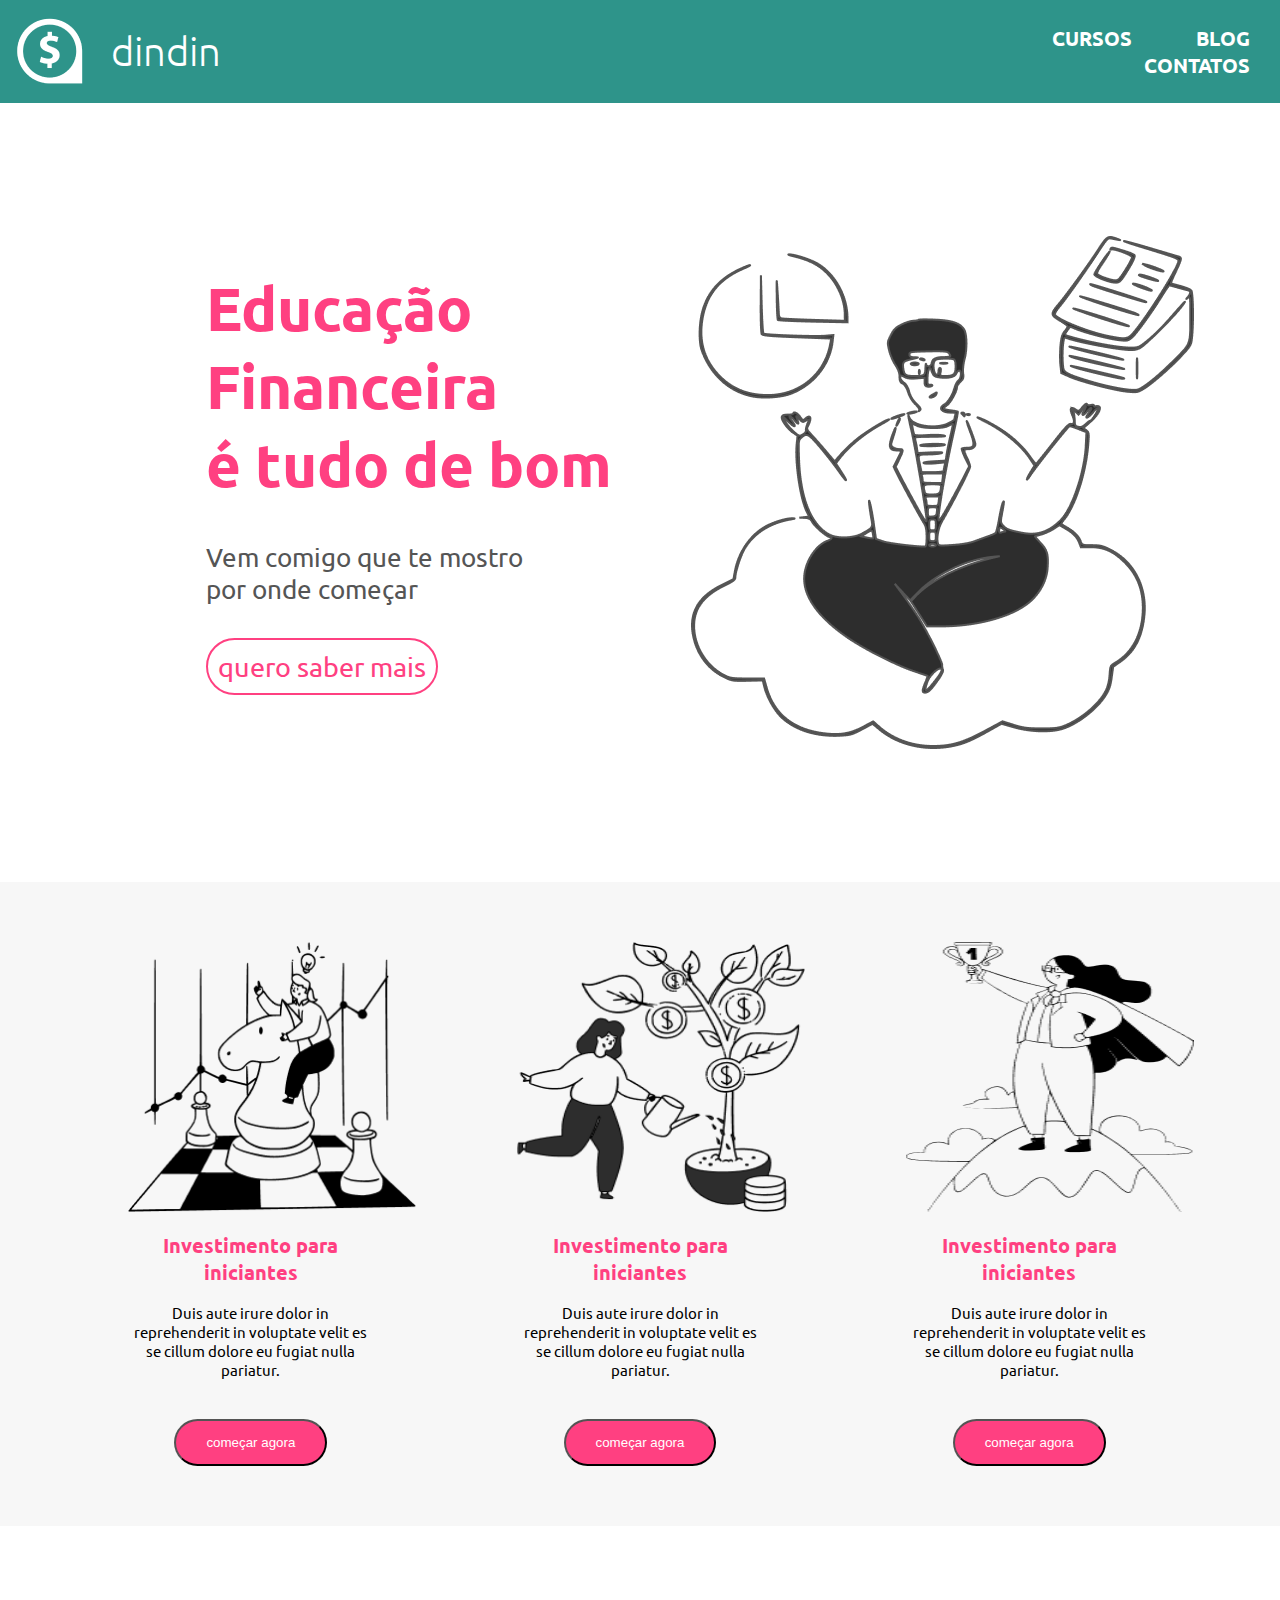
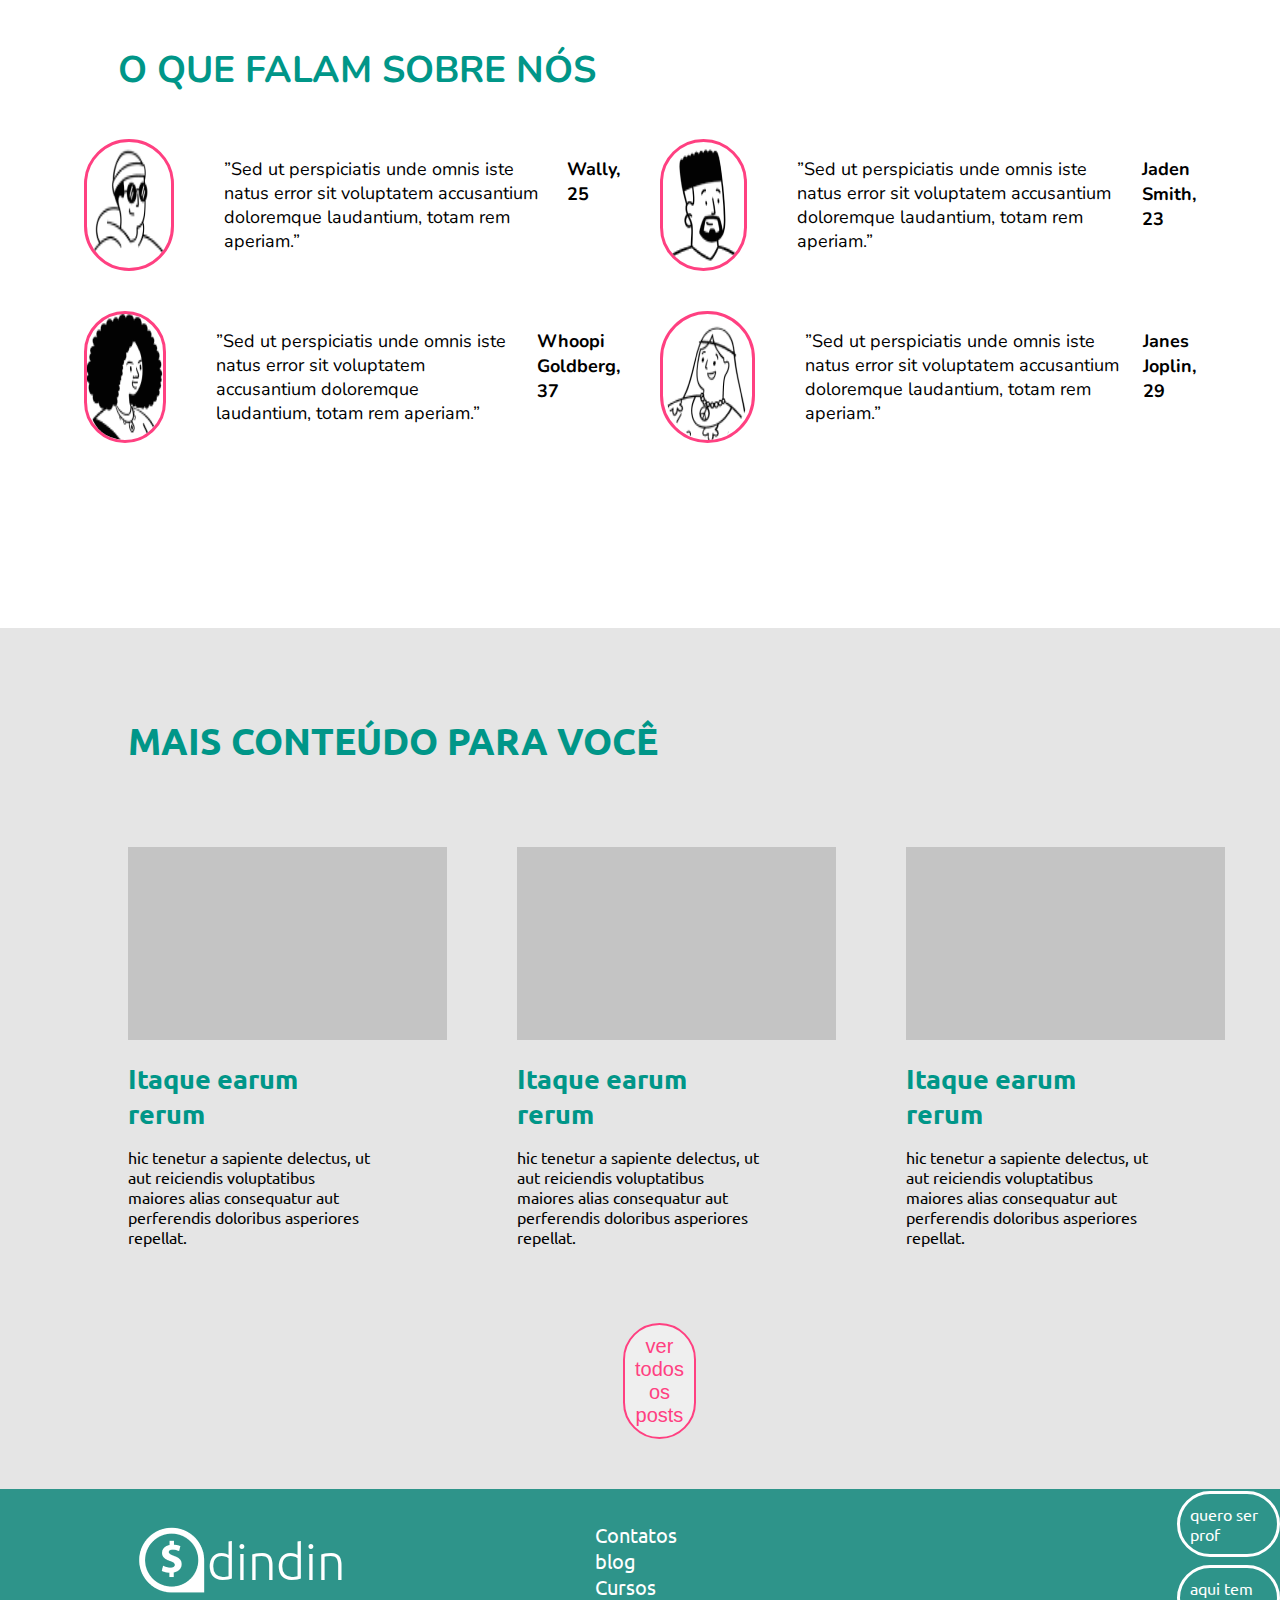
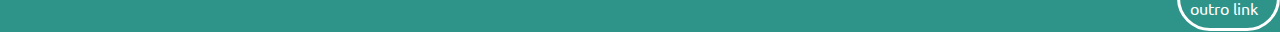
<file: index.html>
<!DOCTYPE html>
<html lang="pt-BR">
<head>
    <meta charset="UTF-8">
    <meta http-equiv="X-UA-Compatible" content="IE=edge">
    <meta name="viewport" content="width=device-width, initial-scale=1.0">
    <title>DinDin</title>
    <link rel="stylesheet" href="style_dindin.css" />
</head>
<body>
    <header>
        <div class="cabeçalho">
            <img class="logo" src="images_dindin/logo_dindin.png" alt="Logo do site DinDin" />
            <h1 class="titulo_site">dindin</h1>
            <nav>
                <ul class="menu">
                    <li class="menu-item">
                      <a class="menu-item-link" href="Cursos.html">Cursos</a>
                    </li>
                    <li class="menu-item">
                      <a class="menu-item-link" href="blog.html">Blog</a>
                    </li>
                    <li class="menu-item">
                      <a class="menu-item-link" href="Contatos.html">Contatos</a>
                    </li>
                  </ul>
            </nav>
        </div>
        
    </header>
    <main>
        <div class="wrapper">
            <section class="main_1">
                <div class="texto_main1">
                    <h1>Educação</br> Financeira </br>é tudo de bom</h1>
                    <p>Vem comigo que te mostro </br> por onde começar</p>
                    <buttom class="buttom_main1">quero saber mais</buttom>
                </div>
                <img class="imagem_main1" src="images_dindin/main_1.png" />
        </div>
            </section>
            <section class="main_2">
                <div class="wrapper">
                    <section class="card_position">
                        <div class="card">
                            <img class="img_size" src="images_dindin/main_2(2).png" />
                            <h2>Investimento para iniciantes</h2>
                            <p>Duis aute irure dolor in reprehenderit in voluptate velit es se cillum dolore eu fugiat nulla pariatur.</p>
                            <form method="get" action="curso_investimento.html">
                                <button class="buttom-investimento-post" type="submit">começar agora</button>
                              </form>
                        </div>
                        <div class="card">
                            <img  class="img_size" src="images_dindin/main_2(1).png" />
                            <h2>Investimento para iniciantes</h2>
                            <p>Duis aute irure dolor in reprehenderit in voluptate velit es se cillum dolore eu fugiat nulla pariatur.</p>
                            <form method="get" action="curso_investimento.html">
                                <button class="buttom-investimento-post" type="submit">começar agora</button>
                              </form>
                        </div>
                        <div class="card">
                            <img class="img_size" src="images_dindin/main_2(3).png" />
                            <h2>Investimento para iniciantes</h2>
                            <p>Duis aute irure dolor in reprehenderit in voluptate velit es se cillum dolore eu fugiat nulla pariatur.</p>
                            <form method="get" action="curso_investimento.html">
                                <button class="buttom-investimento-post" type="submit">começar agora</button>
                              </form>
                        </div>
                    </section>
                </div>
            </section>
        </div>
        <div class="wrapper">
            <h1 class="titulo_icons">O que falam sobre nós</h1>
            <section class="main_3">
            </br>   
                <div class="icons_main3">
                    <img class="icon_costomization" src="images_dindin/icon1.png" />
                    <p>”Sed ut perspiciatis unde omnis iste natus error sit voluptatem accusantium doloremque laudantium, totam rem aperiam.”</p>
                    <p class="pessoa_icon">Wally, 25</p>
                </div>
                <div class="icons_main3">
                    <img class="icon_costomization" src="images_dindin/icon2.png" />
                    <p>”Sed ut perspiciatis unde omnis iste natus error sit voluptatem accusantium doloremque laudantium, totam rem aperiam.”</p>
                    <p class="pessoa_icon">Jaden Smith, 23</p>
                
                </div>
                <div class="icons_main3">
                    <img class="icon_costomization"src="images_dindin/icon3.png" />
                    <p>”Sed ut perspiciatis unde omnis iste natus error sit voluptatem accusantium doloremque laudantium, totam rem aperiam.”</p>
                    <p class="pessoa_icon">Whoopi Goldberg, 37</p>
                </div>
                <div class="icons_main3">
                    <img  class="icon_costomization"src="images_dindin/icon4.png" />
                    <p>”Sed ut perspiciatis unde omnis iste natus error sit voluptatem accusantium doloremque laudantium, totam rem aperiam.”</p>
                    <p class="pessoa_icon">Janes Joplin, 29</p>
                </div>
            </section>
        </div>
    
        <section class="main_4">
            <div class="wrapper">
                <h1 class="titulo_main4">Mais conteúdo para você</h1>
                <section class="card_main4">
                    <div class="cards_4">
                        <img src="images_dindin/cinza_quadrado.png">
                        <h1>Itaque earum rerum</h1>
                        <p>hic tenetur a sapiente delectus, ut aut reiciendis voluptatibus maiores alias consequatur aut perferendis doloribus asperiores repellat.</p>
                    </div>
                    <div class="cards_4">
                        <img src="images_dindin/cinza_quadrado.png">
                        <h1>Itaque earum rerum</h1>
                        <p>hic tenetur a sapiente delectus, ut aut reiciendis voluptatibus maiores alias consequatur aut perferendis doloribus asperiores repellat.</p>
                    </div>
                    <div class="cards_4">
                        <img src="images_dindin/cinza_quadrado.png">
                        <h1>Itaque earum rerum</h1>
                        <p>hic tenetur a sapiente delectus, ut aut reiciendis voluptatibus maiores alias consequatur aut perferendis doloribus asperiores repellat.</p>
                    </div>
                    
                </section>
                <form class="buttom_position4" method="get" action="post.html">
                    <button class="buttom_main4" type="submit">ver todos os posts</button>
                  </form>
                
            </div> 
        </section>
        
    </main>
    <footer>
        <section id="footer">
                <img class="logo-footer" src="images_dindin/logo_dindin.png" />
                <h2>dindin</h2>
            
                <nav class="link-footer-nav">
                    <ul class="links-footer">
                        <li class="links-itens">
                            <a class="links-itens-custom" href="Contatos.html">Contatos</a>
                        </li>
                    </ul>
                    <ul class="links-footer">
                        <li class="links-itens">
                            <a class="links-itens-custom" href="blog.html">blog</a>
                        </li>
                    </ul>
                    <ul class="links-footer">
                        <li class="links-itens">
                            <a class="links-itens-custom" href="Cursos.html">Cursos</a>
                        </li>
                    </ul>
                </nav>
            <div class="buttom-footer-custom">
                <buttom class="buttom-footer">quero ser prof</buttom>
                <buttom class="buttom-footer">aqui tem outro link</buttom>
            </div>
        </section>
    </footer>
</body>
</html>
</file>
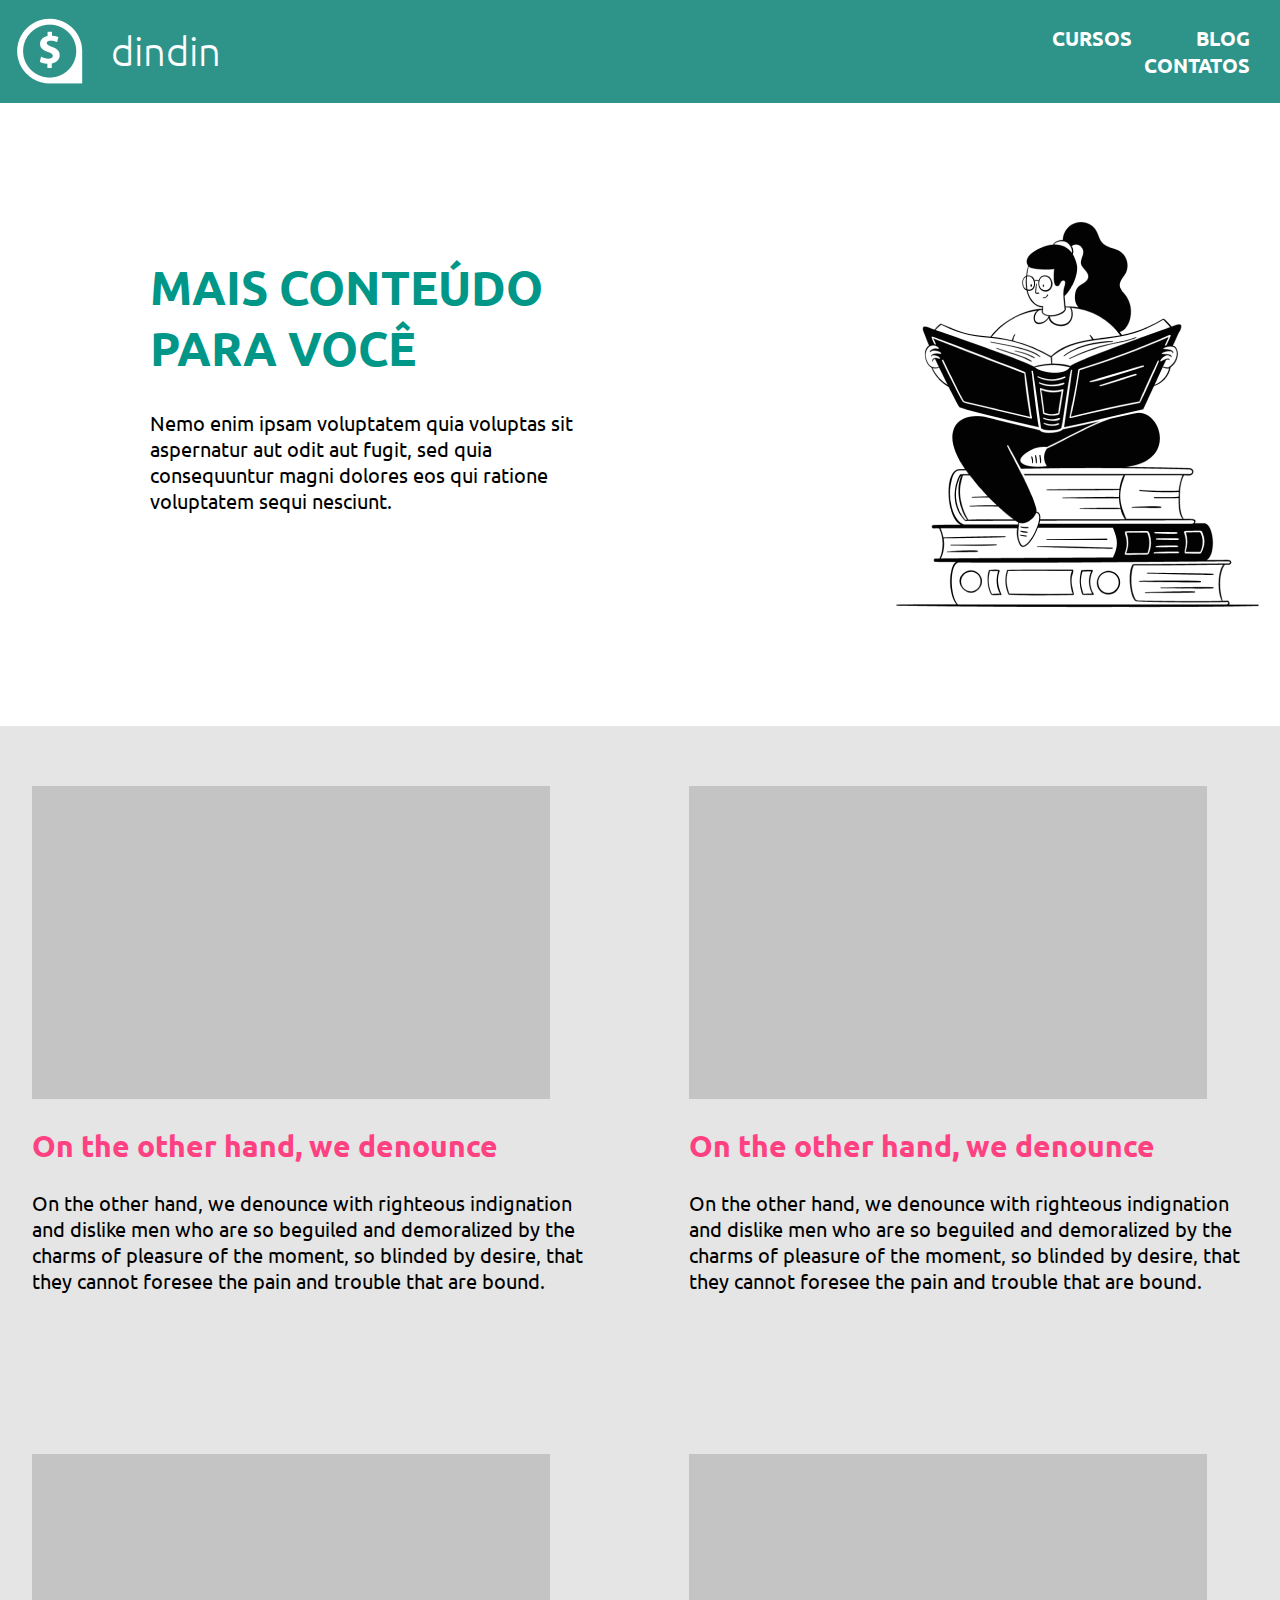
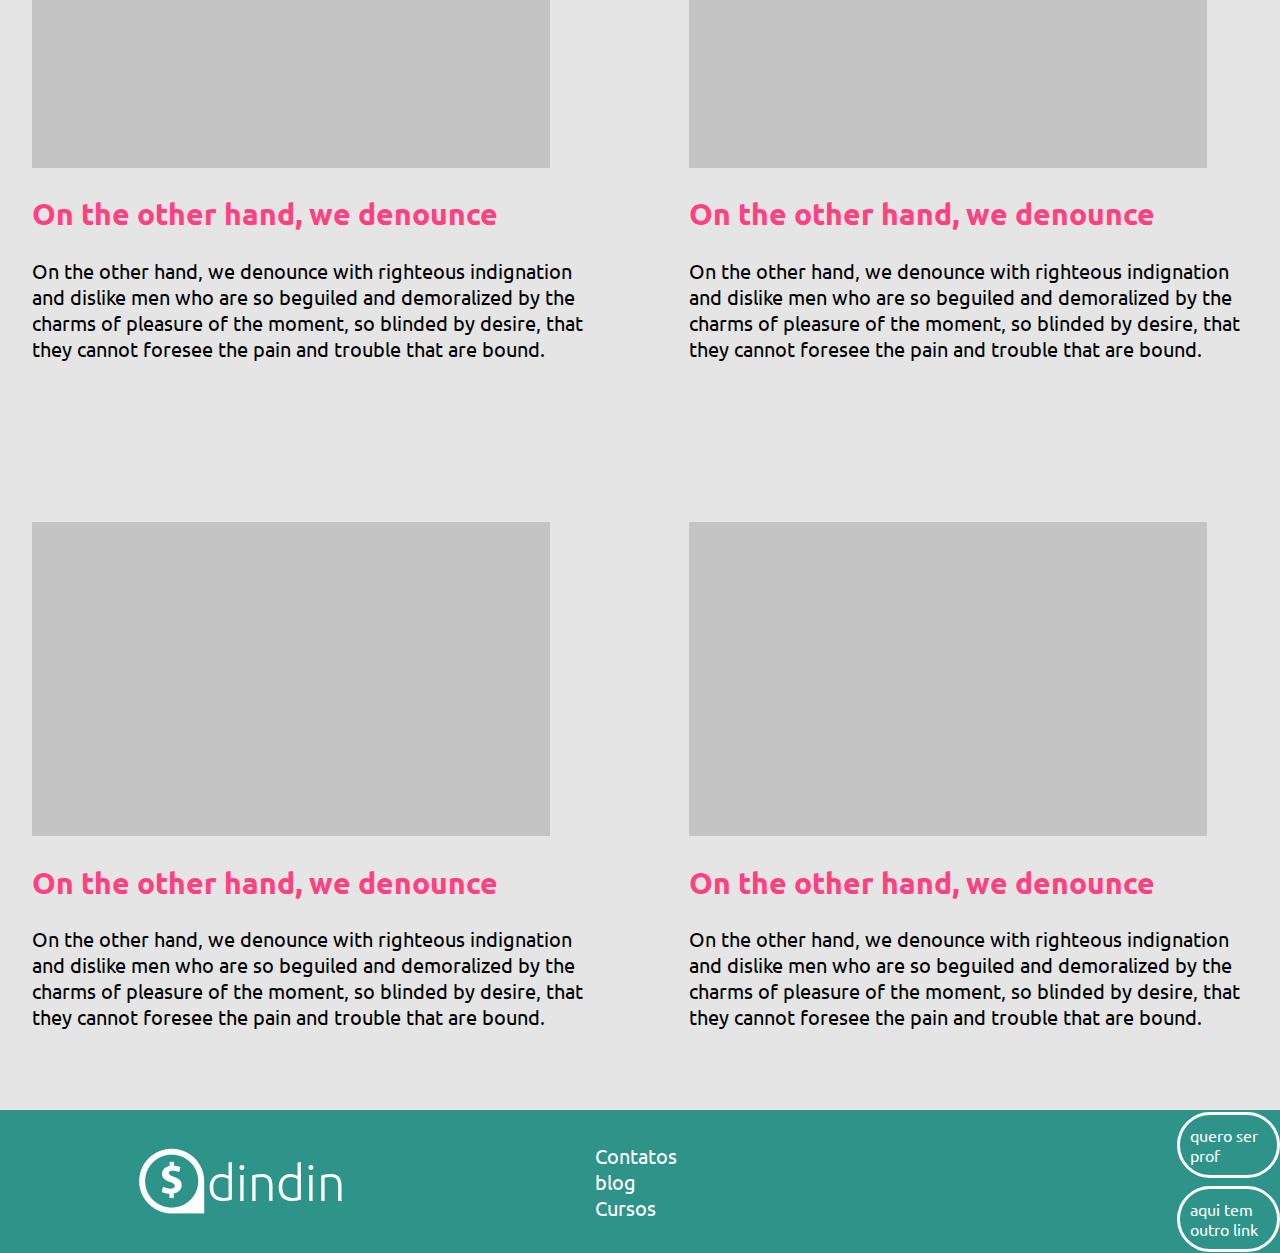
<file: Blog.html>
<!DOCTYPE html>
<html lang="pt-BR">
<head>
    <meta charset="UTF-8">
    <meta http-equiv="X-UA-Compatible" content="IE=edge">
    <meta name="viewport" content="width=device-width, initial-scale=1.0">
    <title>DinDin</title>
    <link rel="stylesheet" href="style_dindin.css" />
    <!-- BLOG -->
</head>
<body>
    <header>
        <div class="cabeçalho">
            <img class="logo" src="images_dindin/logo_dindin.png" alt="Logo do site DinDin" />
            <a class="titulo_site" href="index.html">dindin</a>
            <nav>
                <ul class="menu">
                    <li class="menu-item">
                      <a class="menu-item-link" href="Cursos.html">Cursos</a>
                    </li>
                    <li class="menu-item">
                      <a class="menu-item-link" href="blog.html">Blog</a>
                    </li>
                    <li class="menu-item">
                      <a class="menu-item-link" href="Contatos.html">Contatos</a>
                    </li>
                  </ul>
            </nav>
        </div>
        
    </header>
    <main id="Blog">
      <div class="wrapper">
          <section class="blog_1">
              <div class="texto_blog">
                <h1>MAIS CONTEÚDO </br>PARA VOCÊ</h1>
                <p>Nemo enim ipsam voluptatem quia voluptas sit  aspernatur aut odit aut fugit, sed quia consequuntur magni dolores eos qui ratione voluptatem sequi nesciunt.</p>
              </div>
              <img src="images_dindin/ilustra-blog.png" />
          </section>
      </div>
          <section class="blog_2">
            <div class="wrapper">
                <section class="card-blog">
                    <div class="card-blog-item">
                      <img class="img-card-blog" src="images_dindin/cinza_quadrado.png" />
                      <h2>On the other hand, we denounce</h2>
                      <p>On the other hand, we denounce with righteous indignation and dislike men who are so beguiled and demoralized by the charms of pleasure of the moment, so blinded by desire, that they cannot foresee the pain and trouble that are bound.</p>
                    </div>
                    <div class="card-blog-item">
                      <img class="img-card-blog" src="images_dindin/cinza_quadrado.png" />
                      <h2>On the other hand, we denounce</h2>
                      <p>On the other hand, we denounce with righteous indignation and dislike men who are so beguiled and demoralized by the charms of pleasure of the moment, so blinded by desire, that they cannot foresee the pain and trouble that are bound.</p>
                    </div>
                    <div class="card-blog-item">
                      <img class="img-card-blog" src="images_dindin/cinza_quadrado.png" />
                      <h2>On the other hand, we denounce</h2>
                      <p>On the other hand, we denounce with righteous indignation and dislike men who are so beguiled and demoralized by the charms of pleasure of the moment, so blinded by desire, that they cannot foresee the pain and trouble that are bound.</p>
                    </div>
                    <div class="card-blog-item">
                      <img class="img-card-blog" src="images_dindin/cinza_quadrado.png" />
                      <h2>On the other hand, we denounce</h2>
                      <p>On the other hand, we denounce with righteous indignation and dislike men who are so beguiled and demoralized by the charms of pleasure of the moment, so blinded by desire, that they cannot foresee the pain and trouble that are bound.</p>
                    </div>
                    <div class="card-blog-item">
                      <img class="img-card-blog" src="images_dindin/cinza_quadrado.png" />
                      <h2>On the other hand, we denounce</h2>
                      <p>On the other hand, we denounce with righteous indignation and dislike men who are so beguiled and demoralized by the charms of pleasure of the moment, so blinded by desire, that they cannot foresee the pain and trouble that are bound.</p>
                    </div>
                    <div class="card-blog-item">
                      <img class="img-card-blog" src="images_dindin/cinza_quadrado.png" />
                      <h2>On the other hand, we denounce</h2>
                      <p>On the other hand, we denounce with righteous indignation and dislike men who are so beguiled and demoralized by the charms of pleasure of the moment, so blinded by desire, that they cannot foresee the pain and trouble that are bound.</p>
                    </div>
                </section>
            </div>
          </section>
      
    </main>
    <footer>
      <section id="footer">
              <img class="logo-footer" src="images_dindin/logo_dindin.png" />
              <h2>dindin</h2>
          
              <nav class="link-footer-nav">
                  <ul class="links-footer">
                      <li class="links-itens">
                          <a class="links-itens-custom" href="Contatos.html">Contatos</a>
                      </li>
                  </ul>
                  <ul class="links-footer">
                      <li class="links-itens">
                          <a class="links-itens-custom" href="blog.html">blog</a>
                      </li>
                  </ul>
                  <ul class="links-footer">
                      <li class="links-itens">
                          <a class="links-itens-custom" href="Cursos.html">Cursos</a>
                      </li>
                  </ul>
              </nav>
          <div class="buttom-footer-custom">
              <buttom class="buttom-footer">quero ser prof</buttom>
              <buttom class="buttom-footer">aqui tem outro link</buttom>
          </div>
      </section>
  </footer>
</body>
</html>
</file>
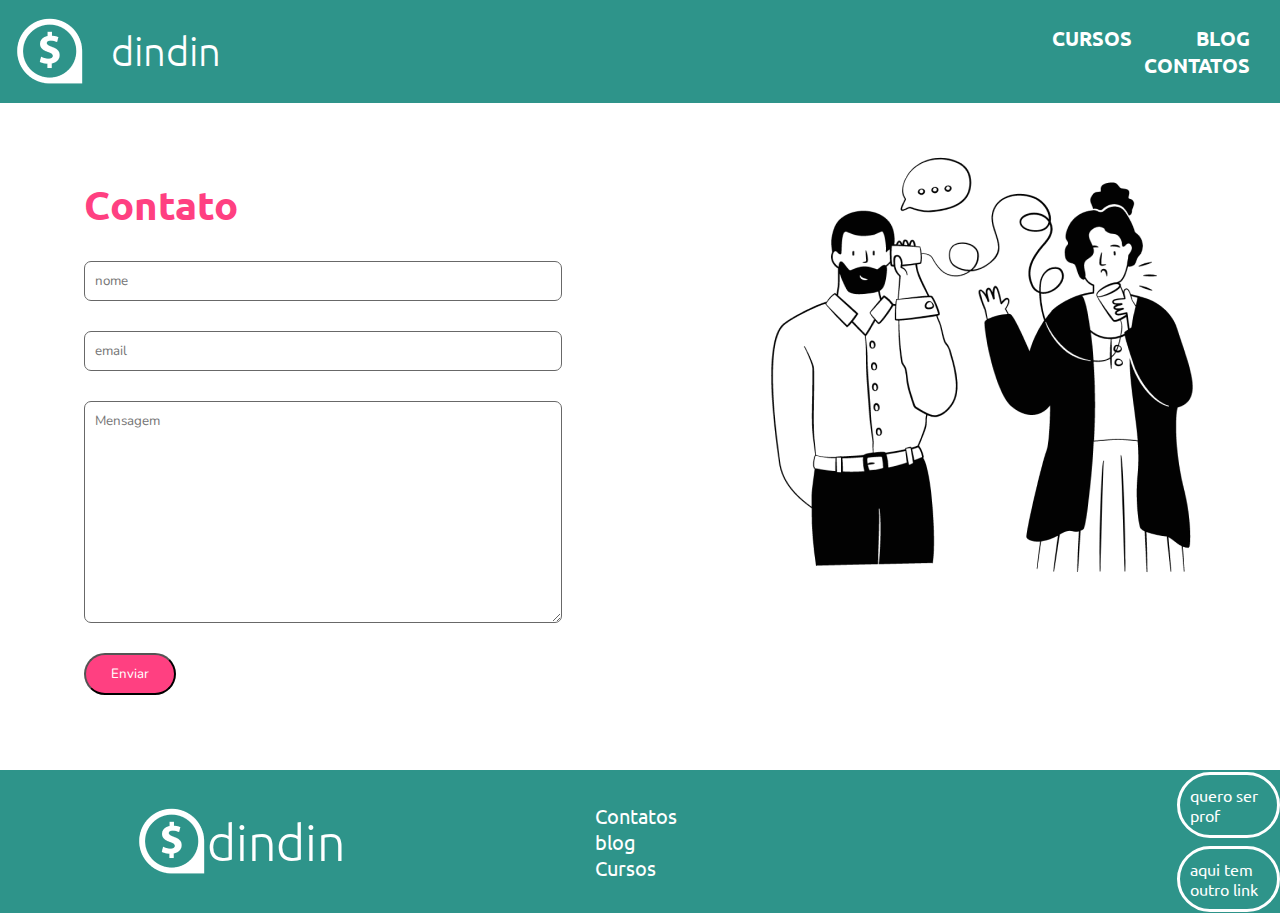
<file: Contatos.html>
<!DOCTYPE html>
<html lang="pt-BR">
<head>
    <meta charset="UTF-8">
    <meta http-equiv="X-UA-Compatible" content="IE=edge">
    <meta name="viewport" content="width=device-width, initial-scale=1.0">
    <title>DinDin</title>
    <link rel="stylesheet" href="style_dindin.css" />
</head>
<body>
    <header>
        <div class="cabeçalho">
            <img class="logo" src="images_dindin/logo_dindin.png" alt="Logo do site DinDin" />
            <a class="titulo_site" href="index.html">dindin</a>
            <nav>
                <ul class="menu">
                    <li class="menu-item">
                      <a class="menu-item-link" href="Cursos.html">Cursos</a>
                    </li>
                    <li class="menu-item">
                      <a class="menu-item-link" href="blog.html">Blog</a>
                    </li>
                    <li class="menu-item">
                      <a class="menu-item-link" href="Contatos.html">Contatos</a>
                    </li>
                  </ul>
            </nav>
        </div>
        
    </header>
    <main id="contato">
      <div class="wrapper">
      <section id="form-contatos">
        <form>
          <h2>Contato</h2>
          <input type="text" placeholder="nome" />
          <input type="email" placeholder="email" />
          <textarea placeholder="Mensagem"></textarea>
          <button class="form-buttom">Enviar</button>
        </form>
        <div class="form-lateral"></div>
      </section>
    
      </div>
    </main>
    <footer>
      <section id="footer">
              <img class="logo-footer" src="images_dindin/logo_dindin.png" />
              <h2>dindin</h2>
          
              <nav class="link-footer-nav">
                  <ul class="links-footer">
                      <li class="links-itens">
                          <a class="links-itens-custom" href="Contatos.html">Contatos</a>
                      </li>
                  </ul>
                  <ul class="links-footer">
                      <li class="links-itens">
                          <a class="links-itens-custom" href="blog.html">blog</a>
                      </li>
                  </ul>
                  <ul class="links-footer">
                      <li class="links-itens">
                          <a class="links-itens-custom" href="Cursos.html">Cursos</a>
                      </li>
                  </ul>
              </nav>
          <div class="buttom-footer-custom">
              <buttom class="buttom-footer">quero ser prof</buttom>
              <buttom class="buttom-footer">aqui tem outro link</buttom>
          </div>
      </section>
  </footer>
</body>
</html>
</file>
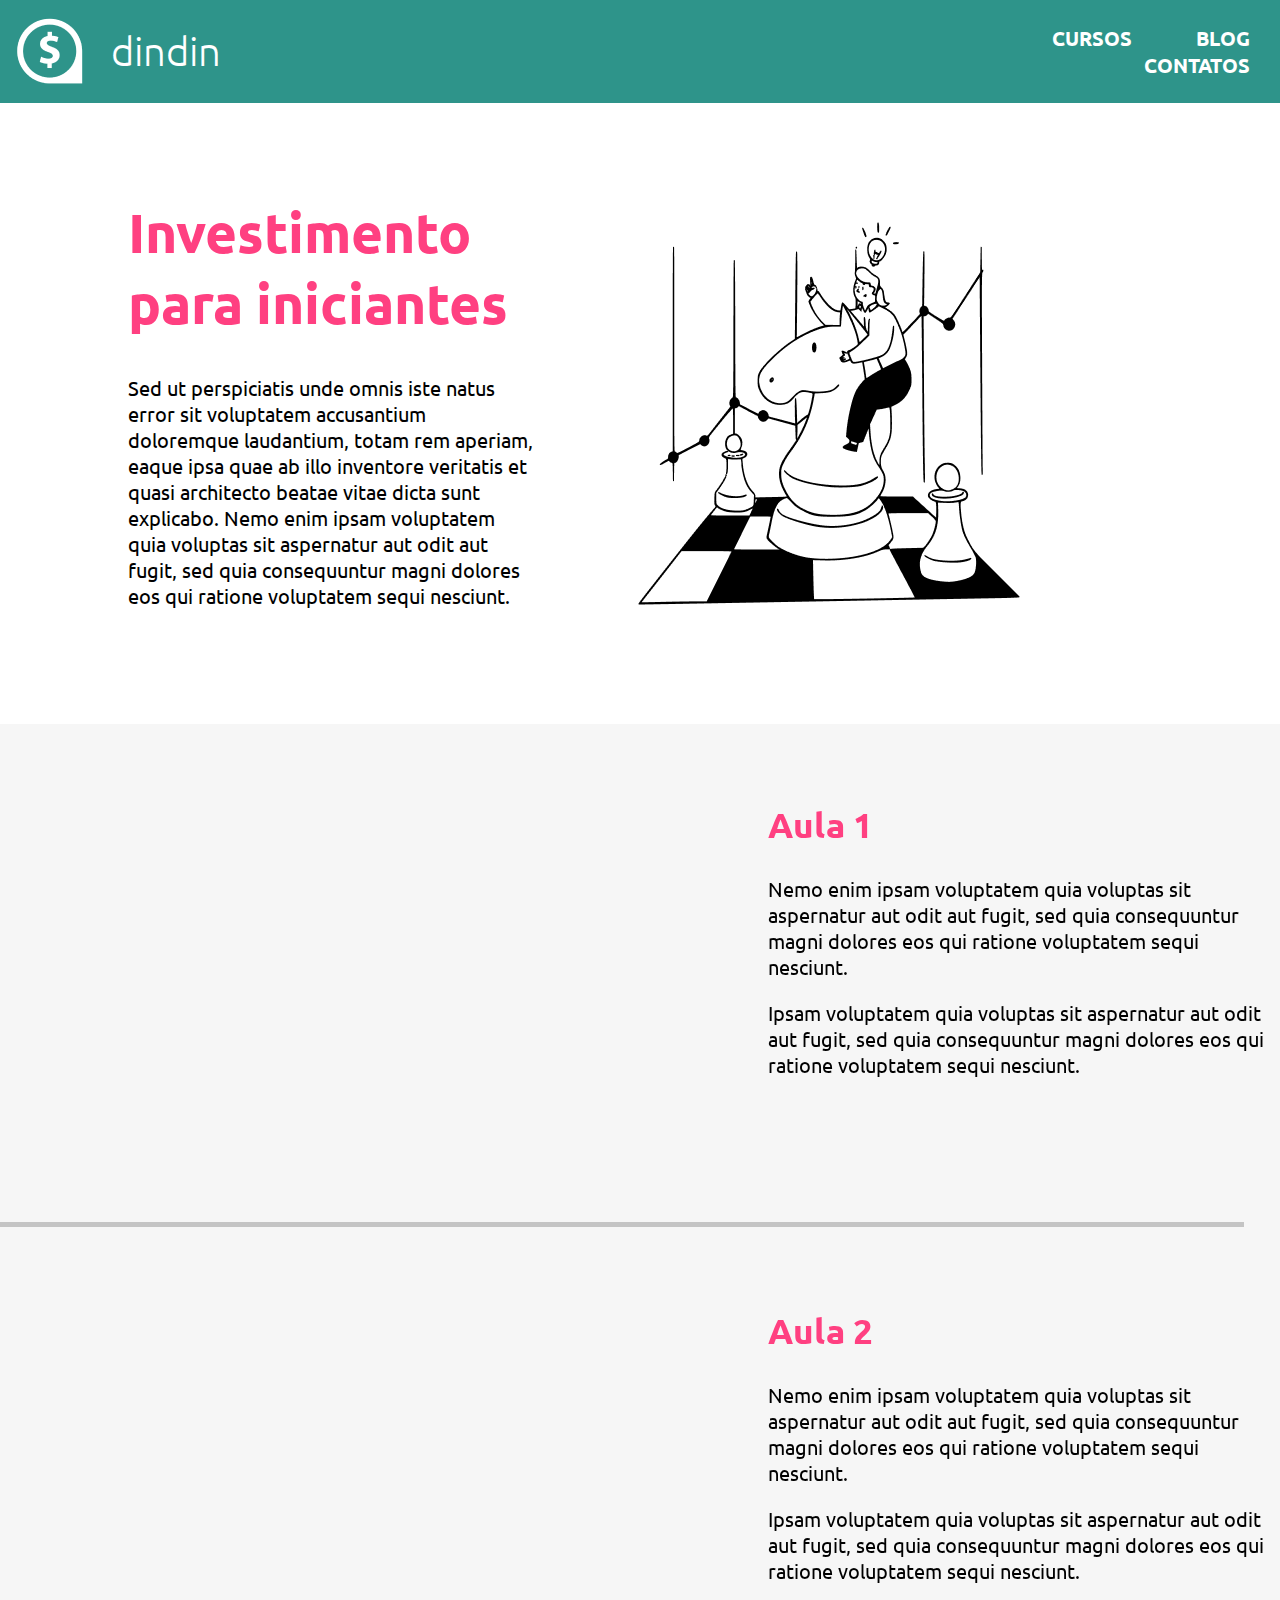
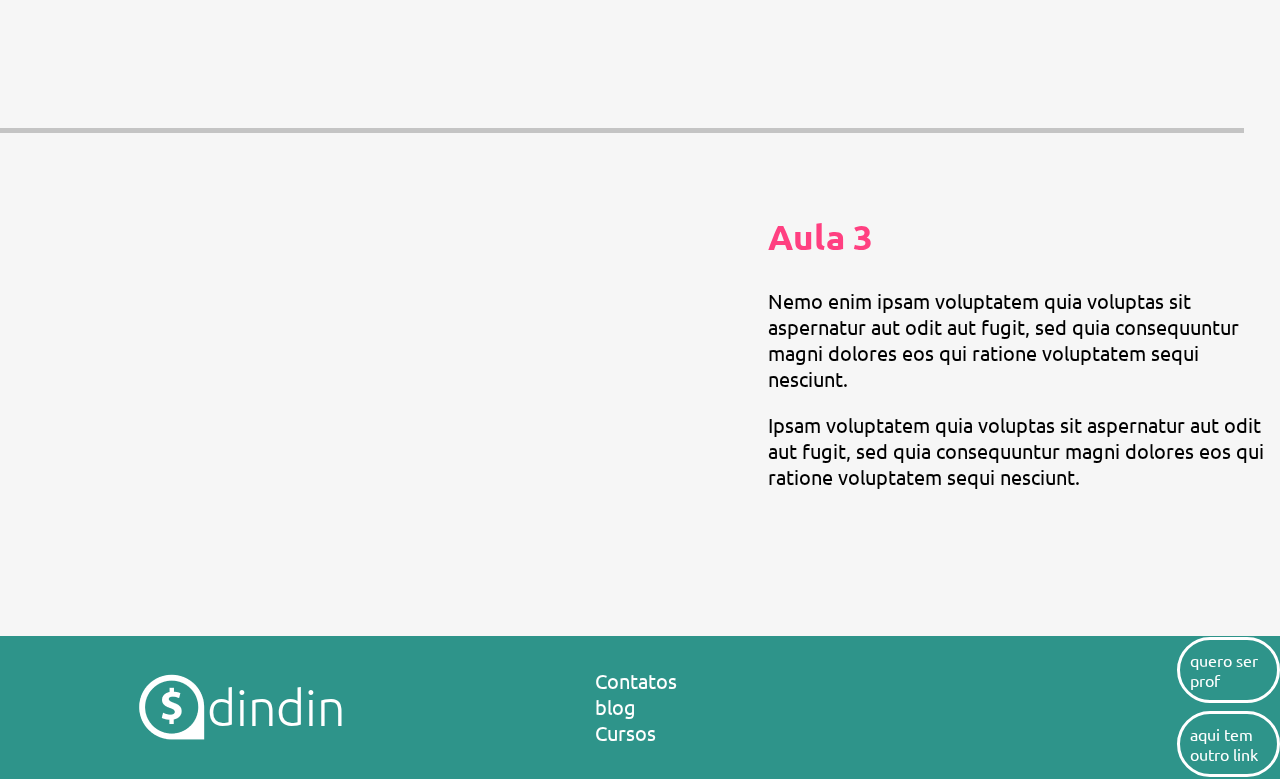
<file: curso_investimento.html>
<!DOCTYPE html>
<html lang="pt-BR">
<head>
    <meta charset="UTF-8">
    <meta http-equiv="X-UA-Compatible" content="IE=edge">
    <meta name="viewport" content="width=device-width, initial-scale=1.0">
    <title>DinDin</title>
    <link rel="stylesheet" href="style_dindin.css" />
</head>
<body>
    <header>
        <div class="cabeçalho">
            <img class="logo" src="images_dindin/logo_dindin.png" alt="Logo do site DinDin" />
            <a class="titulo_site" href="index.html">dindin</a>
            <nav>
                <ul class="menu">
                    <li class="menu-item">
                      <a class="menu-item-link" href="Cursos.html">Cursos</a>
                    </li>
                    <li class="menu-item">
                      <a class="menu-item-link" href="blog.html">Blog</a>
                    </li>
                    <li class="menu-item">
                      <a class="menu-item-link" href="Contatos.html">Contatos</a>
                    </li>
                  </ul>
            </nav>
        </div>
        
    </header>
    <main id="curso_investimentos">
        <div class="wrapper">
            <section class="investimento_inicio">
                <div class="texto-investimento-inicio">
                    <h1>Investimento </br> para iniciantes</h1>
                    <p>Sed ut perspiciatis unde omnis iste natus error sit voluptatem accusantium doloremque laudantium, totam rem aperiam, eaque ipsa quae ab illo inventore veritatis et quasi architecto beatae vitae dicta sunt explicabo. Nemo enim ipsam voluptatem quia voluptas sit aspernatur aut odit aut fugit, sed quia consequuntur magni dolores eos qui ratione voluptatem sequi nesciunt. </p>    
                </div>
                <img src="images_dindin/curso_investimento.png">
            </section>
        </div>
            <section class="investimento-conteudo">
                <div class="wrapper">
                    <section class="inv-conteudo-config">
                        <iframe width="600" height="350" src="https://www.youtube.com/embed/dJyJ77GkhBE"
                        title="YouTube video player" frameborder="0" 
                        allow="accelerometer; autoplay; clipboard-write; encrypted-media; gyroscope; picture-in-picture" allowfullscreen
                        ></iframe>
                        <div class="conteudo-investimento-texto">
                            <h2>Aula 1</h2>
                            <p>Nemo enim ipsam voluptatem quia voluptas sit aspernatur aut odit aut fugit, sed quia consequuntur magni dolores eos qui ratione voluptatem sequi nesciunt. </p>
                            <p>Ipsam voluptatem quia voluptas sit aspernatur aut odit aut fugit, sed quia consequuntur magni dolores eos qui ratione voluptatem sequi nesciunt. </p>
                        </div>
                    </section>
                    <img  class="linha_investimento" src="images_dindin/linha.png">
                    <section class="inv-conteudo-config">
                        <iframe width="600" height="350" src="https://www.youtube.com/embed/dJyJ77GkhBE"
                        title="YouTube video player" frameborder="0" 
                        allow="accelerometer; autoplay; clipboard-write; encrypted-media; gyroscope; picture-in-picture" allowfullscreen
                        ></iframe>
                        <div class="conteudo-investimento-texto">
                            <h2>Aula 2</h2>
                            <p>Nemo enim ipsam voluptatem quia voluptas sit aspernatur aut odit aut fugit, sed quia consequuntur magni dolores eos qui ratione voluptatem sequi nesciunt. </p>
                            <p>Ipsam voluptatem quia voluptas sit aspernatur aut odit aut fugit, sed quia consequuntur magni dolores eos qui ratione voluptatem sequi nesciunt. </p>
                        </div>
                    </section>
                    <img  class="linha_investimento" src="images_dindin/linha.png">
                    <section class="inv-conteudo-config3">
                        <iframe width="600" height="350" src="https://www.youtube.com/embed/dJyJ77GkhBE"
                        title="YouTube video player" frameborder="0" 
                        allow="accelerometer; autoplay; clipboard-write; encrypted-media; gyroscope; picture-in-picture" allowfullscreen
                        ></iframe>
                        <div class="conteudo-investimento-texto">
                            <h2>Aula 3</h2>
                            <p>Nemo enim ipsam voluptatem quia voluptas sit aspernatur aut odit aut fugit, sed quia consequuntur magni dolores eos qui ratione voluptatem sequi nesciunt. </p>
                            <p>Ipsam voluptatem quia voluptas sit aspernatur aut odit aut fugit, sed quia consequuntur magni dolores eos qui ratione voluptatem sequi nesciunt. </p>
                        </div>
                    </section>
                </div>
            </section>
    </main>
    <footer>
        <section id="footer">
                <img class="logo-footer" src="images_dindin/logo_dindin.png" />
                <h2>dindin</h2>
            
                <nav class="link-footer-nav">
                    <ul class="links-footer">
                        <li class="links-itens">
                            <a class="links-itens-custom" href="Contatos.html">Contatos</a>
                        </li>
                    </ul>
                    <ul class="links-footer">
                        <li class="links-itens">
                            <a class="links-itens-custom" href="blog.html">blog</a>
                        </li>
                    </ul>
                    <ul class="links-footer">
                        <li class="links-itens">
                            <a class="links-itens-custom" href="Cursos.html">Cursos</a>
                        </li>
                    </ul>
                </nav>
            <div class="buttom-footer-custom">
                <buttom class="buttom-footer">quero ser prof</buttom>
                <buttom class="buttom-footer">aqui tem outro link</buttom>
            </div>
        </section>
    </footer>
</body>
</html>
</file>
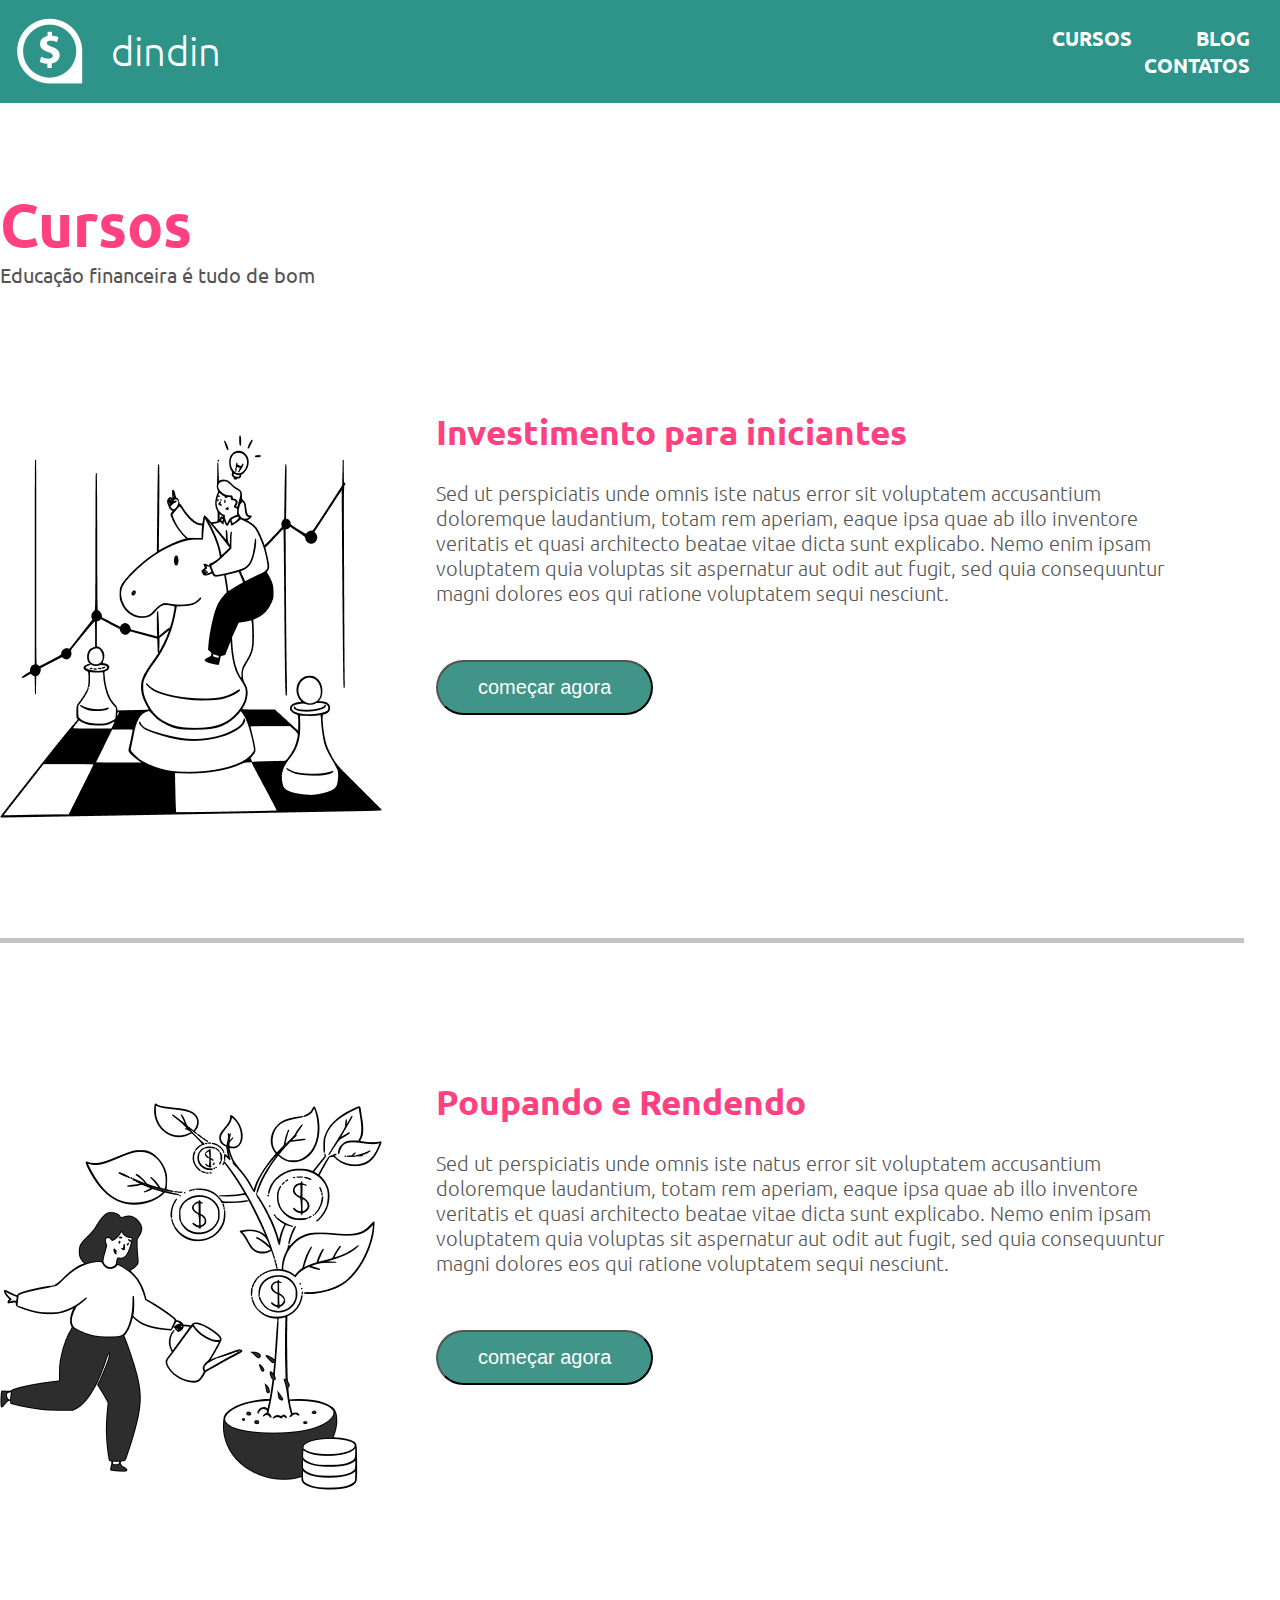
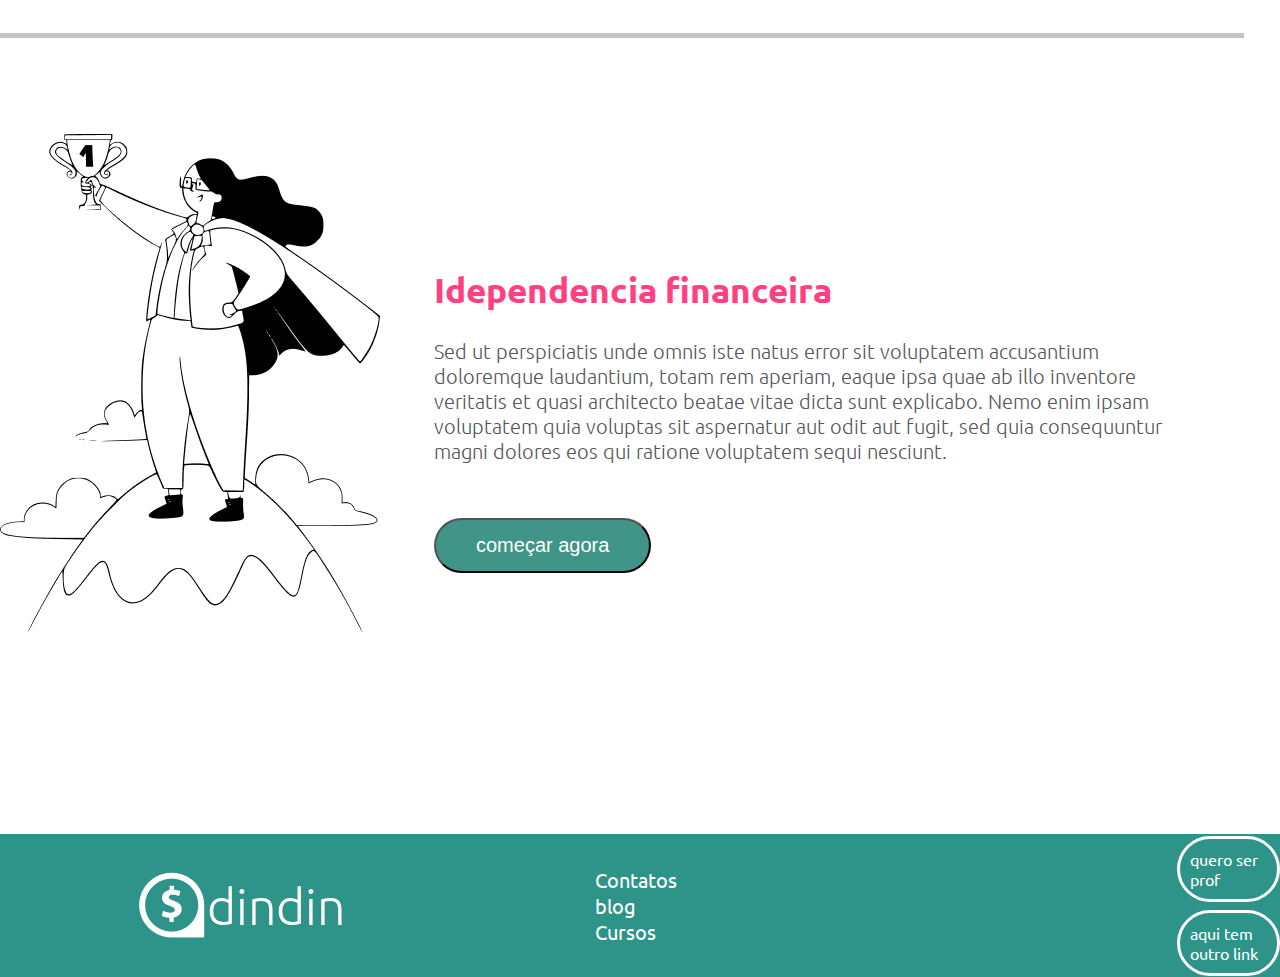
<file: Cursos.html>
<!DOCTYPE html>
<html lang="pt-BR">
<head>
    <meta charset="UTF-8">
    <meta http-equiv="X-UA-Compatible" content="IE=edge">
    <meta name="viewport" content="width=device-width, initial-scale=1.0">
    <title>DinDin</title>
    <link rel="stylesheet" href="style_dindin.css" />
</head>
<body>
    <header>
        <div class="cabeçalho">
            <img class="logo" src="images_dindin/logo_dindin.png" alt="Logo do site DinDin" />
            <a class="titulo_site" href="index.html">dindin</a>
            <nav>
                <ul class="menu">
                    <li class="menu-item">
                      <a class="menu-item-link" href="Cursos.html">Cursos</a>
                    </li>
                    <li class="menu-item">
                      <a class="menu-item-link" href="blog.html">Blog</a>
                    </li>
                    <li class="menu-item">
                      <a class="menu-item-link" href="Contatos.html">Contatos</a>
                    </li>
                  </ul>
            </nav>
        </div>
        
    </header>
    <main id="cursos">
      <div class="wrapper">
        <h1>Cursos</h1>
        <p>Educação financeira é tudo de bom</p>
          <section class="curso_investimento">
            <img src="images_dindin/curso_investimento.png">
            <div class="texto_investimentos">
              <h2>Investimento para iniciantes</h2>
              <p>Sed ut perspiciatis unde omnis iste natus error sit voluptatem accusantium doloremque laudantium, totam rem aperiam, eaque ipsa quae ab illo inventore veritatis et quasi architecto beatae vitae dicta sunt explicabo. Nemo enim ipsam voluptatem quia voluptas sit aspernatur aut odit aut fugit, sed quia consequuntur magni dolores eos qui ratione voluptatem sequi nesciunt. </p>
              <form method="get" action="curso_investimento.html">
                <button class="buttom_investimento" type="submit">começar agora</button>
              </form>
    
            </div>
          </section>
          <img class="linha_cursos" src="images_dindin/linha.png">
          <section class="curso_poupando">
            <img src="images_dindin/curso_poupando.png">
            <div class="texto_poupando">
              <h2>Poupando e Rendendo</h2>
              <p>Sed ut perspiciatis unde omnis iste natus error sit voluptatem accusantium doloremque laudantium, totam rem aperiam, eaque ipsa quae ab illo inventore veritatis et quasi architecto beatae vitae dicta sunt explicabo. Nemo enim ipsam voluptatem quia voluptas sit aspernatur aut odit aut fugit, sed quia consequuntur magni dolores eos qui ratione voluptatem sequi nesciunt. </p>
              <form method="get" action="curso_investimento.html">
                <button class="buttom_investimento" type="submit">começar agora</button>
              </form>
            </div>
          </section>
          <img class="linha_cursos2" src="images_dindin/linha.png">
          <section class="curso_financeiro">
            <img src="images_dindin/curso_financeiro.png">
            <div class="texto_financeiro">
              <h2>Idependencia financeira</h2>
              <p>Sed ut perspiciatis unde omnis iste natus error sit voluptatem accusantium doloremque laudantium, totam rem aperiam, eaque ipsa quae ab illo inventore veritatis et quasi architecto beatae vitae dicta sunt explicabo. Nemo enim ipsam voluptatem quia voluptas sit aspernatur aut odit aut fugit, sed quia consequuntur magni dolores eos qui ratione voluptatem sequi nesciunt. </p>
              <form method="get" action="curso_investimento.html">
                <button class="buttom_investimento" type="submit">começar agora</button>
              </form>
            </div>
          </section>
      </div>
    </main>
    <footer>
      <section id="footer">
              <img class="logo-footer" src="images_dindin/logo_dindin.png" />
              <h2>dindin</h2>
          
              <nav class="link-footer-nav">
                  <ul class="links-footer">
                      <li class="links-itens">
                          <a class="links-itens-custom" href="Contatos.html">Contatos</a>
                      </li>
                  </ul>
                  <ul class="links-footer">
                      <li class="links-itens">
                          <a class="links-itens-custom" href="blog.html">blog</a>
                      </li>
                  </ul>
                  <ul class="links-footer">
                      <li class="links-itens">
                          <a class="links-itens-custom" href="Cursos.html">Cursos</a>
                      </li>
                  </ul>
              </nav>
          <div class="buttom-footer-custom">
              <buttom class="buttom-footer">quero ser prof</buttom>
              <buttom class="buttom-footer">aqui tem outro link</buttom>
          </div>
      </section>
  </footer>
</body>
</html>
</file>
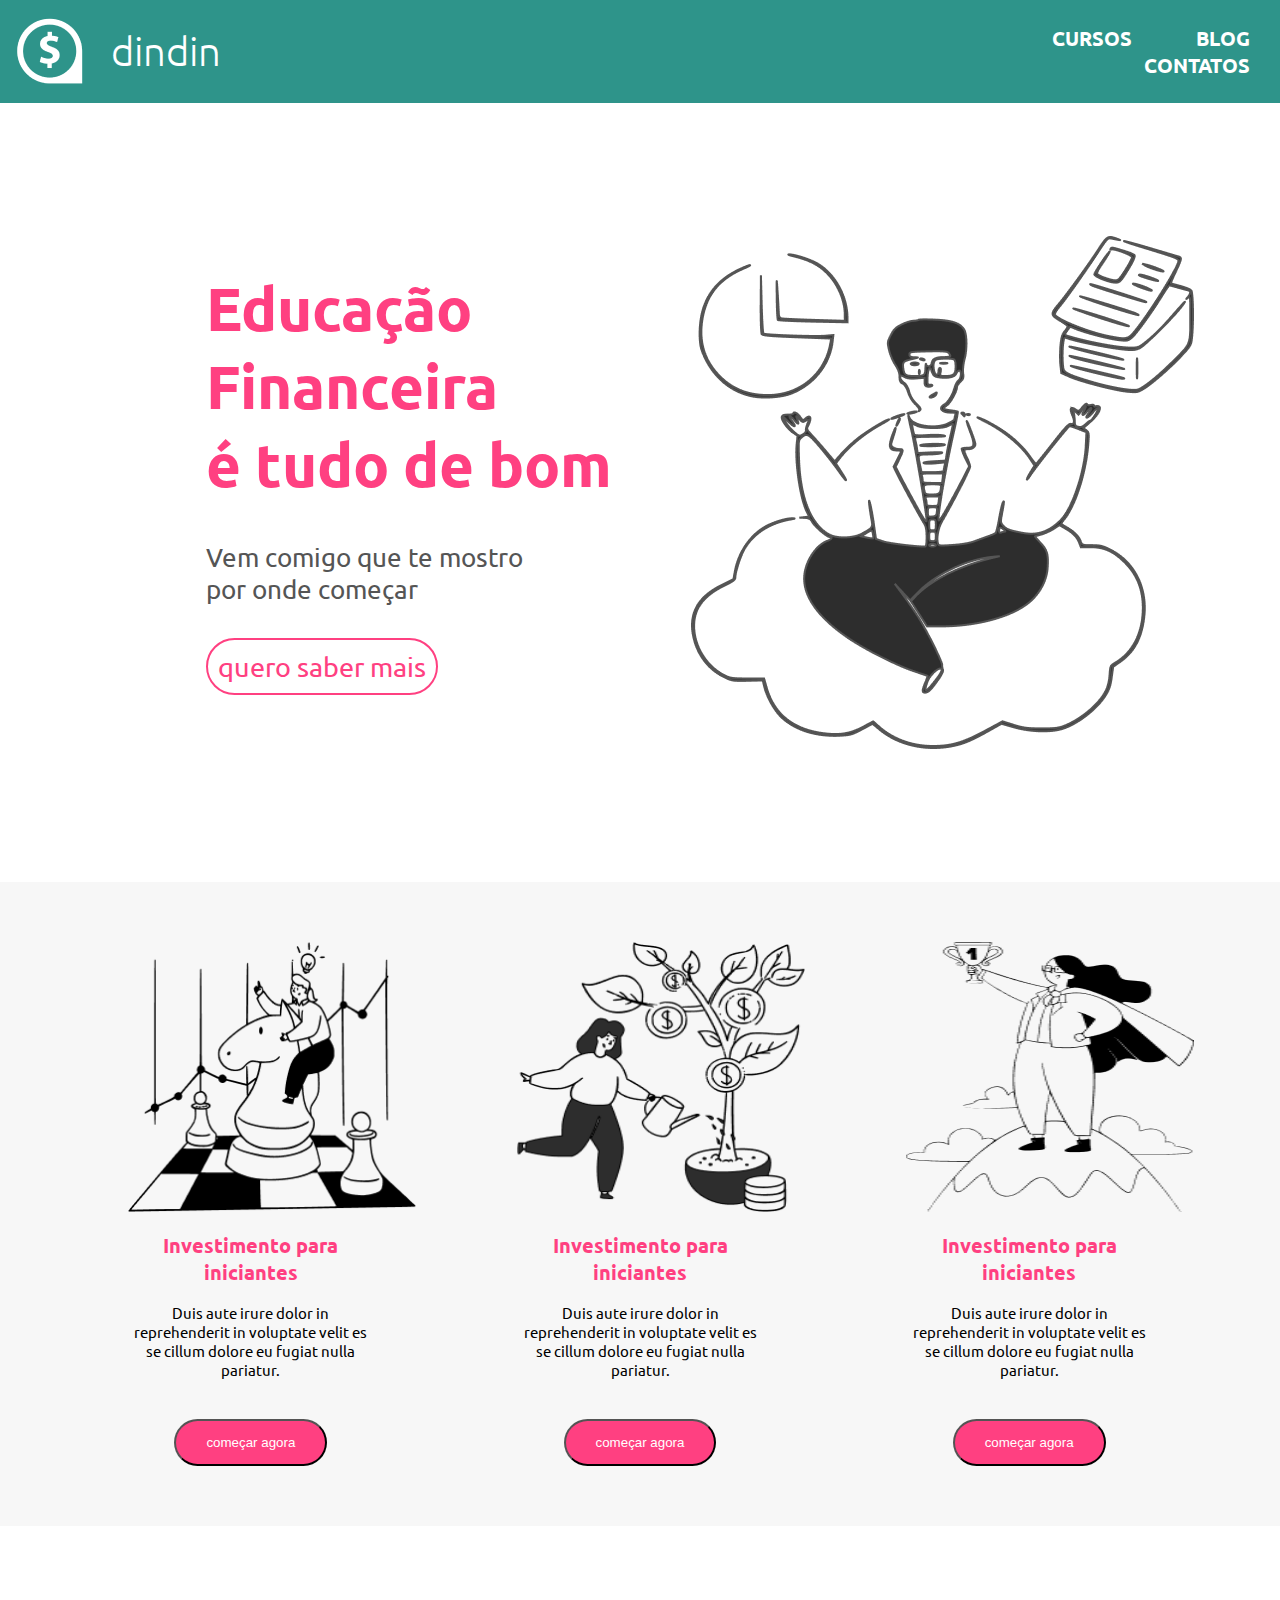
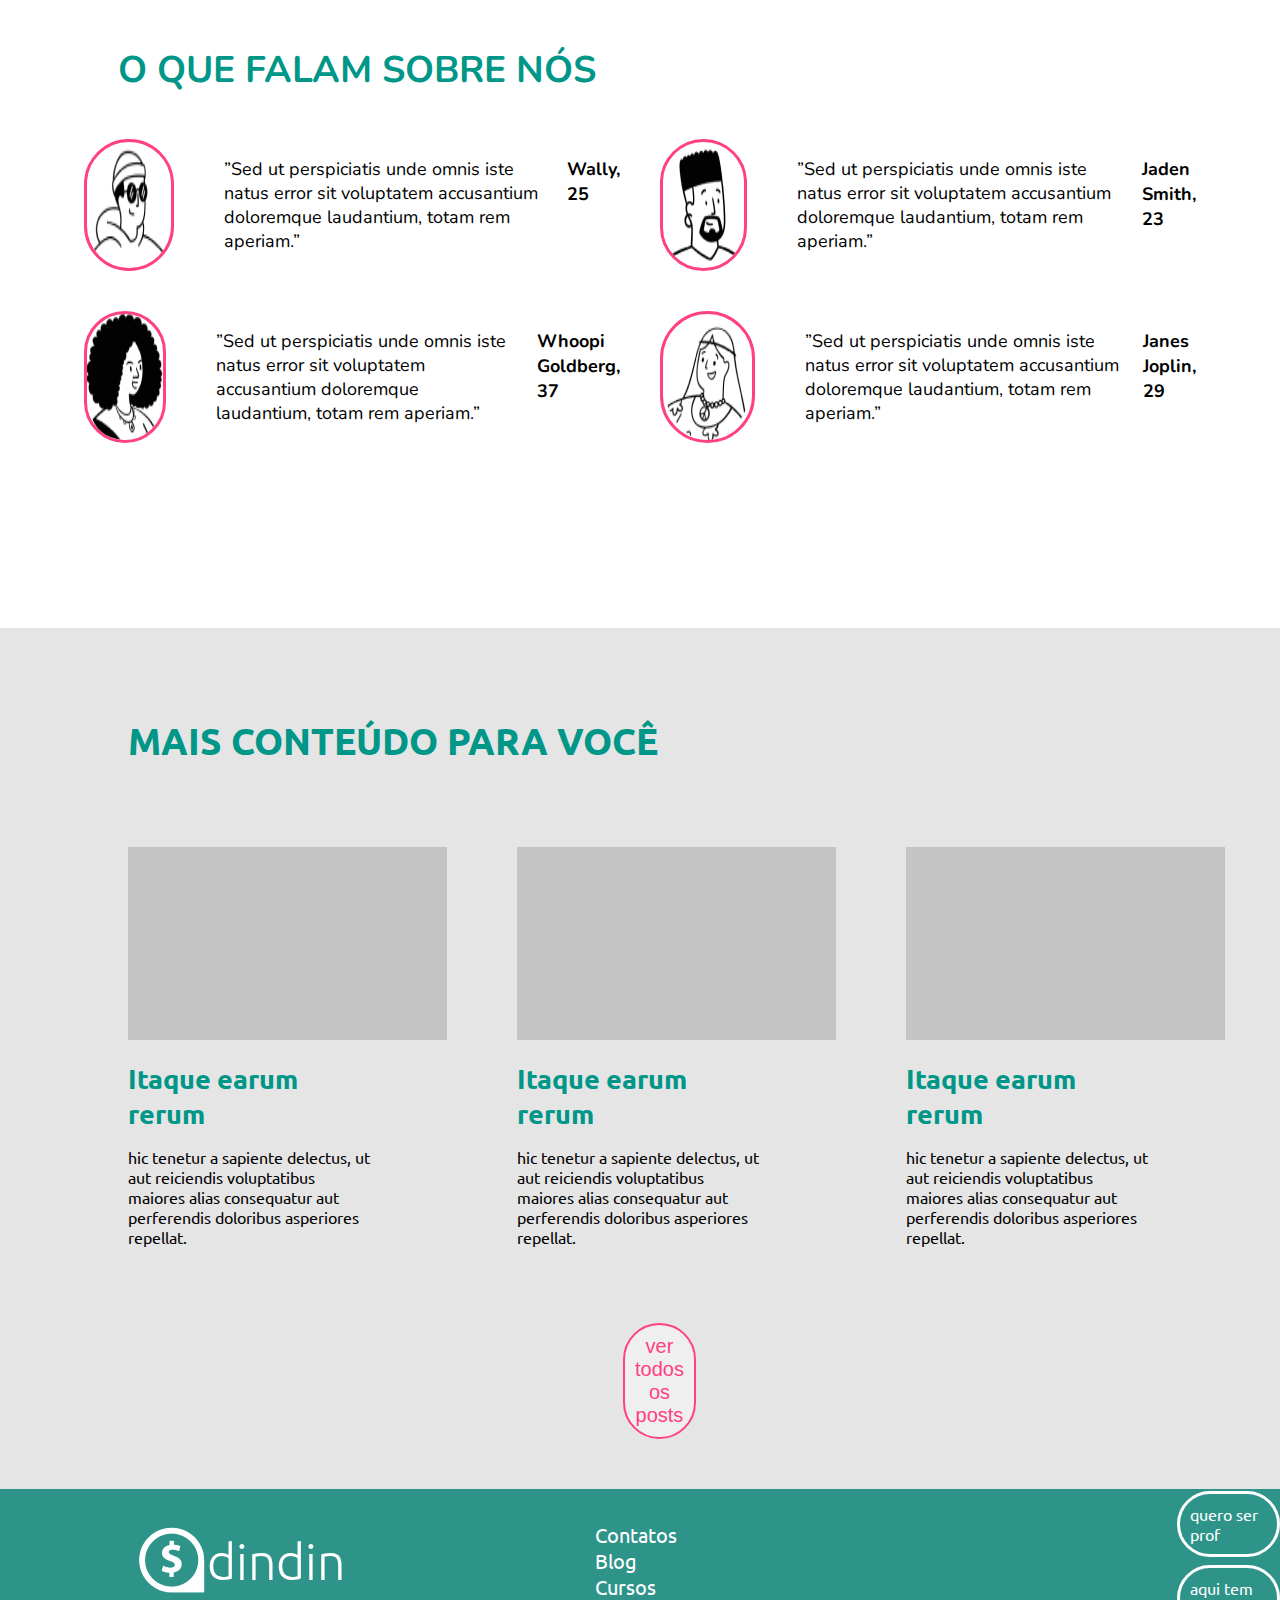
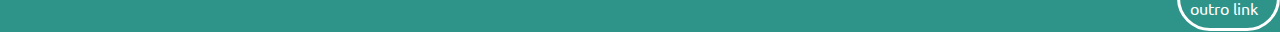
<file: inicio.html>
<!DOCTYPE html>
<html lang="pt-BR">
<head>
    <meta charset="UTF-8">
    <meta http-equiv="X-UA-Compatible" content="IE=edge">
    <meta name="viewport" content="width=device-width, initial-scale=1.0">
    <title>DinDin</title>
    <link rel="stylesheet" href="style_dindin.css" />
</head>
<body>
    <header>
        <div class="cabeçalho">
            <img class="logo" src="images_dindin/logo_dindin.png" alt="Logo do site DinDin" />
            <h1 class="titulo_site">dindin</h1>
            <nav>
                <ul class="menu">
                    <li class="menu-item">
                      <a class="menu-item-link" href="Cursos.html">Cursos</a>
                    </li>
                    <li class="menu-item">
                      <a class="menu-item-link" href="blog.html">Blog</a>
                    </li>
                    <li class="menu-item">
                      <a class="menu-item-link" href="Contatos.html">Contatos</a>
                    </li>
                  </ul>
            </nav>
        </div>
        
    </header>
    <main>
        <div class="wrapper">
            <section class="main_1">
                <div class="texto_main1">
                    <h1>Educação</br> Financeira </br>é tudo de bom</h1>
                    <p>Vem comigo que te mostro </br> por onde começar</p>
                    <buttom class="buttom_main1">quero saber mais</buttom>
                </div>
                <img class="imagem_main1" src="images_dindin/main_1.png" />
        </div>
            </section>
            <section class="main_2">
                <div class="wrapper">
                    <section class="card_position">
                        <div class="card">
                            <img class="img_size" src="images_dindin/main_2(2).png" />
                            <h2>Investimento para iniciantes</h2>
                            <p>Duis aute irure dolor in reprehenderit in voluptate velit es se cillum dolore eu fugiat nulla pariatur.</p>
                            <form method="get" action="curso_investimento.html">
                                <button class="buttom-investimento-post" type="submit">começar agora</button>
                              </form>
                        </div>
                        <div class="card">
                            <img  class="img_size" src="images_dindin/main_2(1).png" />
                            <h2>Investimento para iniciantes</h2>
                            <p>Duis aute irure dolor in reprehenderit in voluptate velit es se cillum dolore eu fugiat nulla pariatur.</p>
                            <form method="get" action="curso_investimento.html">
                                <button class="buttom-investimento-post" type="submit">começar agora</button>
                              </form>
                        </div>
                        <div class="card">
                            <img class="img_size" src="images_dindin/main_2(3).png" />
                            <h2>Investimento para iniciantes</h2>
                            <p>Duis aute irure dolor in reprehenderit in voluptate velit es se cillum dolore eu fugiat nulla pariatur.</p>
                            <form method="get" action="curso_investimento.html">
                                <button class="buttom-investimento-post" type="submit">começar agora</button>
                              </form>
                        </div>
                    </section>
                </div>
            </section>
        </div>
        <div class="wrapper">
            <h1 class="titulo_icons">O que falam sobre nós</h1>
            <section class="main_3">
            </br>   
                <div class="icons_main3">
                    <img class="icon_costomization" src="images_dindin/icon1.png" />
                    <p>”Sed ut perspiciatis unde omnis iste natus error sit voluptatem accusantium doloremque laudantium, totam rem aperiam.”</p>
                    <p class="pessoa_icon">Wally, 25</p>
                </div>
                <div class="icons_main3">
                    <img class="icon_costomization" src="images_dindin/icon2.png" />
                    <p>”Sed ut perspiciatis unde omnis iste natus error sit voluptatem accusantium doloremque laudantium, totam rem aperiam.”</p>
                    <p class="pessoa_icon">Jaden Smith, 23</p>
                
                </div>
                <div class="icons_main3">
                    <img class="icon_costomization"src="images_dindin/icon3.png" />
                    <p>”Sed ut perspiciatis unde omnis iste natus error sit voluptatem accusantium doloremque laudantium, totam rem aperiam.”</p>
                    <p class="pessoa_icon">Whoopi Goldberg, 37</p>
                </div>
                <div class="icons_main3">
                    <img  class="icon_costomization"src="images_dindin/icon4.png" />
                    <p>”Sed ut perspiciatis unde omnis iste natus error sit voluptatem accusantium doloremque laudantium, totam rem aperiam.”</p>
                    <p class="pessoa_icon">Janes Joplin, 29</p>
                </div>
            </section>
        </div>
    
        <section class="main_4">
            <div class="wrapper">
                <h1 class="titulo_main4">Mais conteúdo para você</h1>
                <section class="card_main4">
                    <div class="cards_4">
                        <img src="images_dindin/cinza_quadrado.png">
                        <h1>Itaque earum rerum</h1>
                        <p>hic tenetur a sapiente delectus, ut aut reiciendis voluptatibus maiores alias consequatur aut perferendis doloribus asperiores repellat.</p>
                    </div>
                    <div class="cards_4">
                        <img src="images_dindin/cinza_quadrado.png">
                        <h1>Itaque earum rerum</h1>
                        <p>hic tenetur a sapiente delectus, ut aut reiciendis voluptatibus maiores alias consequatur aut perferendis doloribus asperiores repellat.</p>
                    </div>
                    <div class="cards_4">
                        <img src="images_dindin/cinza_quadrado.png">
                        <h1>Itaque earum rerum</h1>
                        <p>hic tenetur a sapiente delectus, ut aut reiciendis voluptatibus maiores alias consequatur aut perferendis doloribus asperiores repellat.</p>
                    </div>
                    
                </section>
                <form class="buttom_position4" method="get" action="post.html">
                    <button class="buttom_main4" type="submit">ver todos os posts</button>
                  </form>
                
            </div> 
        </section>
        
    </main>
    <footer>
        <section id="footer">
                <img class="logo-footer" src="images_dindin/logo_dindin.png" />
                <h2>dindin</h2>
            
                <nav class="link-footer-nav">
                    <ul class="links-footer">
                        <li class="links-itens">
                            <a class="links-itens-custom">Contatos</a>
                        </li>
                    </ul>
                    <ul class="links-footer">
                        <li class="links-itens">
                            <a class="links-itens-custom">Blog</a>
                        </li>
                    </ul>
                    <ul class="links-footer">
                        <li class="links-itens">
                            <a class="links-itens-custom">Cursos</a>
                        </li>
                    </ul>
                </nav>
            <div class="buttom-footer-custom">
                <buttom class="buttom-footer">quero ser prof</buttom>
                <buttom class="buttom-footer">aqui tem outro link</buttom>
            </div>
        </section>
    </footer>
</body>
</html>
</file>
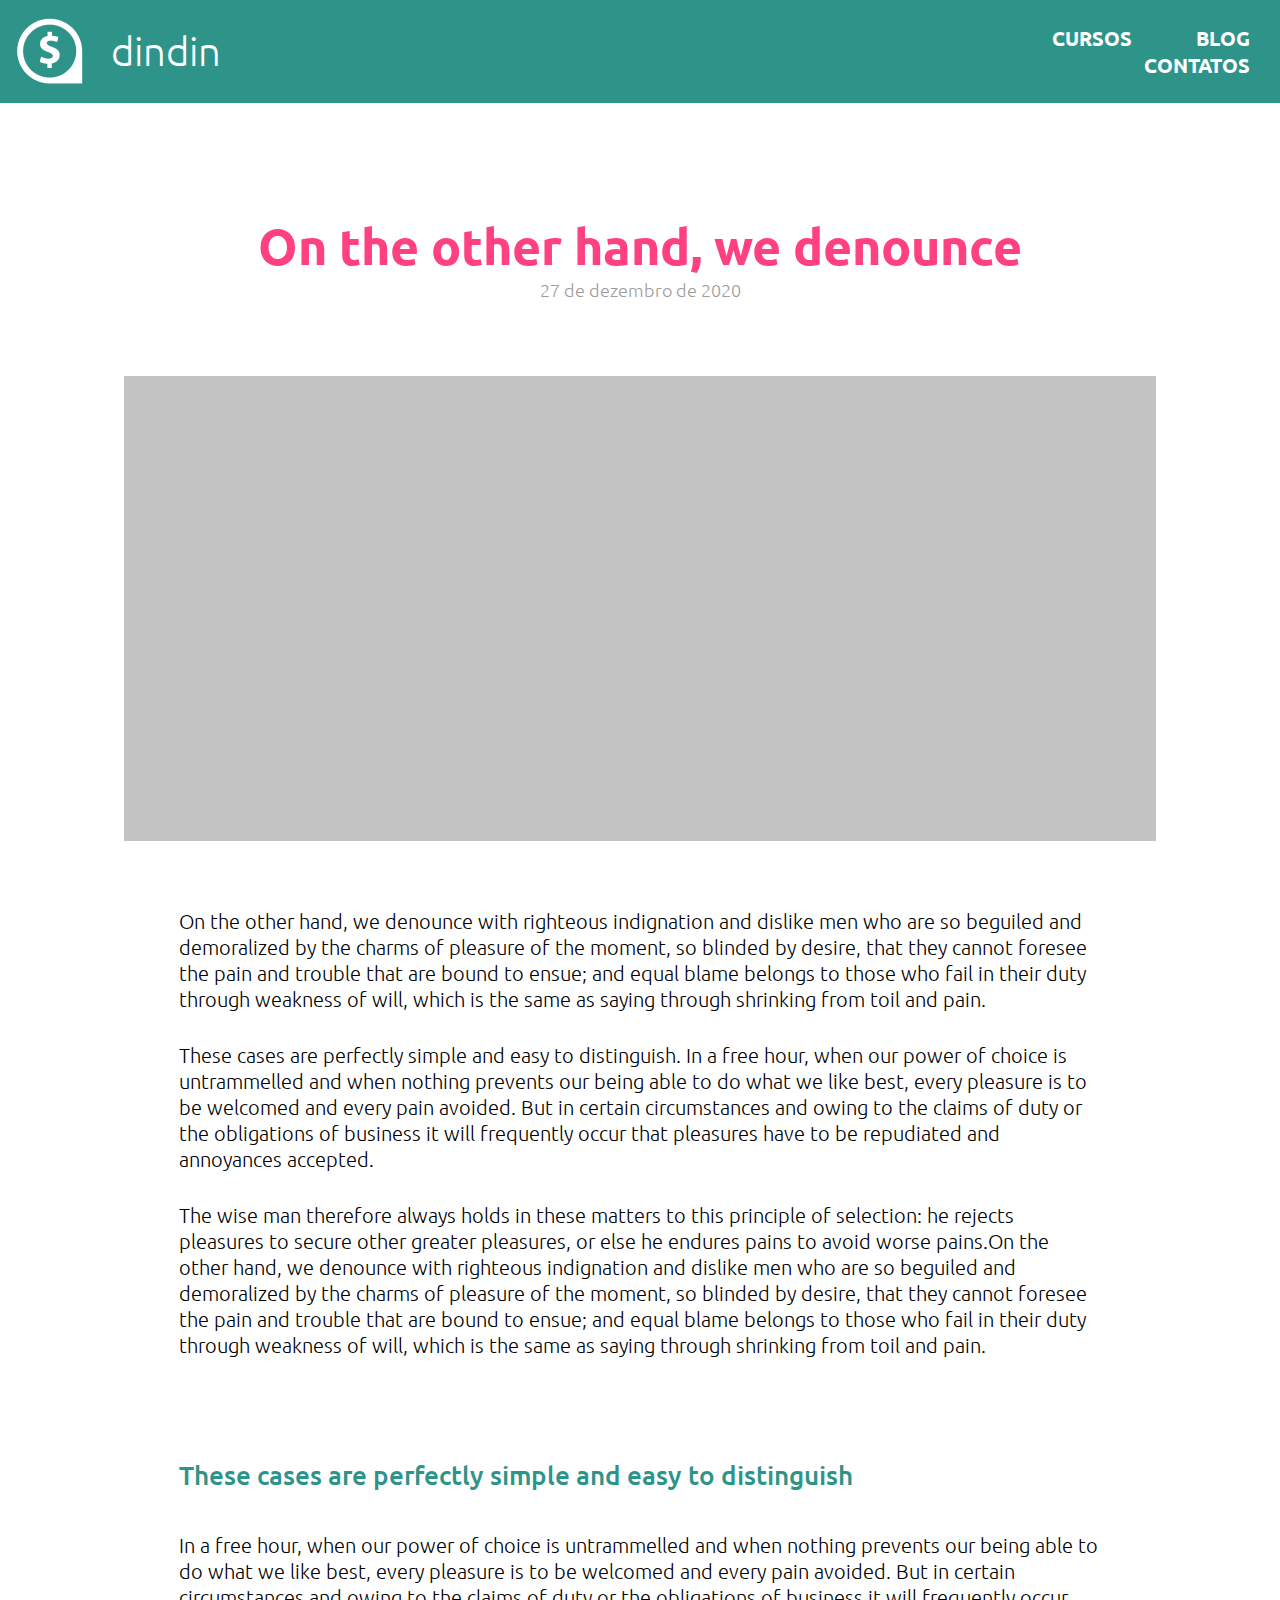
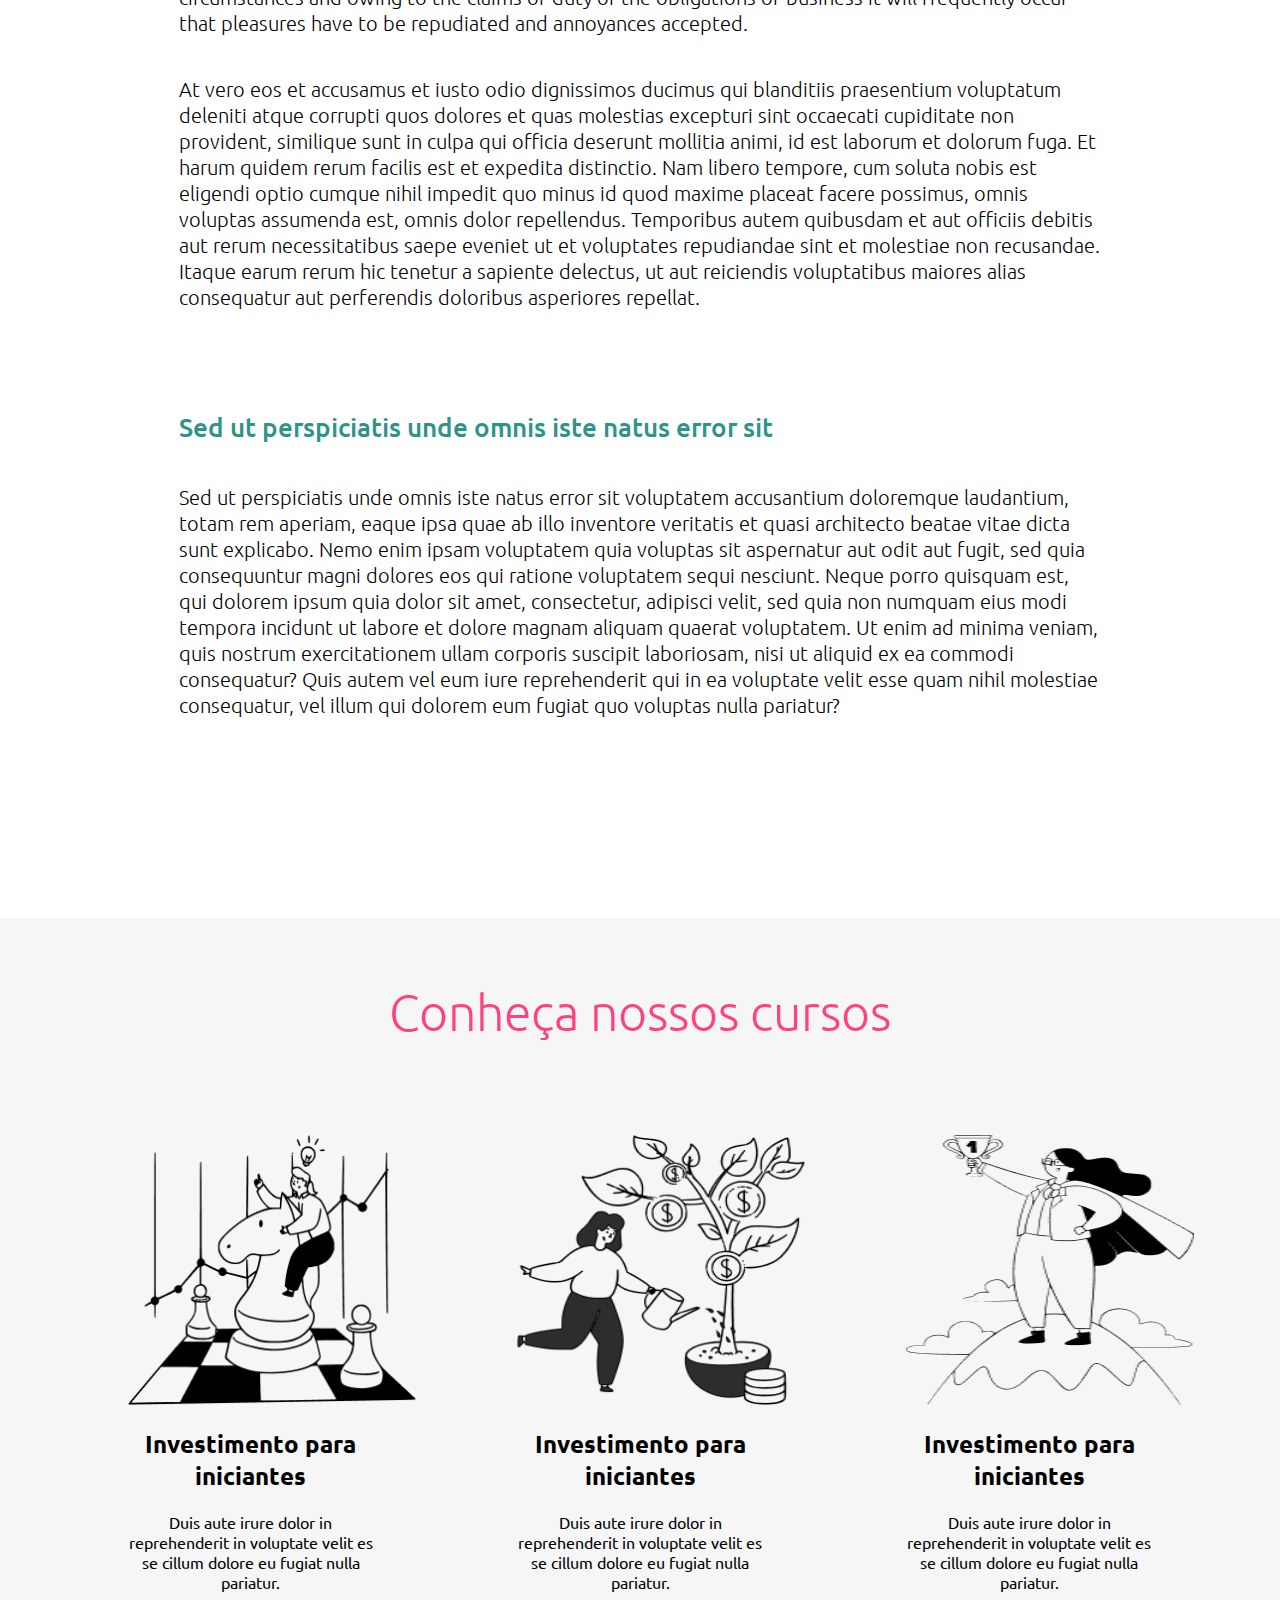
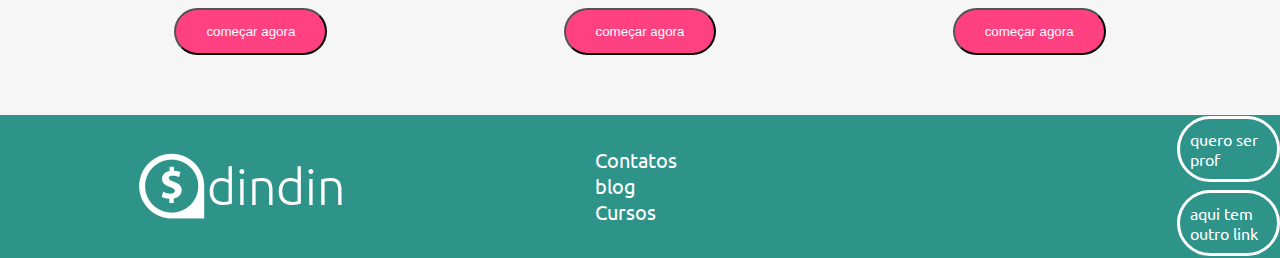
<file: post.html>
<!DOCTYPE html>
<html lang="pt-BR">
<head>
    <meta charset="UTF-8">
    <meta http-equiv="X-UA-Compatible" content="IE=edge">
    <meta name="viewport" content="width=device-width, initial-scale=1.0">
    <title>DinDin</title>
    <link rel="stylesheet" href="style_dindin.css" />
</head>
<body>
    <header>
        <div class="cabeçalho">
            <img class="logo" src="images_dindin/logo_dindin.png" alt="Logo do site DinDin" />
            <a class="titulo_site" href="index.html">dindin</a>
            <nav>
                <ul class="menu">
                    <li class="menu-item">
                      <a class="menu-item-link" href="Cursos.html">Cursos</a>
                    </li>
                    <li class="menu-item">
                      <a class="menu-item-link" href="blog.html">Blog</a>
                    </li>
                    <li class="menu-item">
                      <a class="menu-item-link" href="Contatos.html">Contatos</a>
                    </li>
                  </ul>
            </nav>
        </div>
        
    </header>
    <main id="post">
        <div class="wrapper">
            <div class="post-titulo">
                <h1>On the other hand, we denounce</h1>
                <p>27 de dezembro de 2020</p>
            </div>
            <img src="images_dindin/post_quad.png">
            <article class="artigo-post">
                <p class="artigo-post1">On the other hand, we denounce with righteous indignation and dislike men who are so beguiled and demoralized by the charms of pleasure of the moment, so blinded by desire, that they cannot foresee the pain and trouble that are bound to ensue; and equal blame belongs to those who fail in their duty through weakness of will, which is the same as saying through shrinking from toil and pain. </p>
                <p class="artigo-post2">These cases are perfectly simple and easy to distinguish. In a free hour, when our power of choice is untrammelled and when nothing prevents our being able to do what we like best, every pleasure is to be welcomed and every pain avoided. But in certain circumstances and owing to the claims of duty or the obligations of business it will frequently occur that pleasures have to be repudiated and annoyances accepted.</p>
                <p class="artigo-post3">The wise man therefore always holds in these matters to this principle of selection: he rejects pleasures to secure other greater pleasures, or else he endures pains to avoid worse pains.On the other hand, we denounce with righteous indignation and dislike men who are so beguiled and demoralized by the charms of pleasure of the moment, so blinded by desire, that they cannot foresee the pain and trouble that are bound to ensue; and equal blame belongs to those who fail in their duty through weakness of will, which is the same as saying through shrinking from toil and pain. </p>
            </article>
            <h2 class="title-article">These cases are perfectly simple and easy to distinguish</h2>
            <article class="artigo-post-second">
                <p class="artigo-post-second1">In a free hour, when our power of choice is untrammelled and when nothing prevents our being able to do what we like best, every pleasure is to be welcomed and every pain avoided. But in certain circumstances and owing to the claims of duty or the obligations of business it will frequently occur that pleasures have to be repudiated and annoyances accepted.</p>
                <p class="artigo-post-second2">At vero eos et accusamus et iusto odio dignissimos ducimus qui blanditiis praesentium voluptatum deleniti atque corrupti quos dolores et quas molestias excepturi sint occaecati cupiditate non provident, similique sunt in culpa qui officia deserunt mollitia animi, id est laborum et dolorum fuga. Et harum quidem rerum facilis est et expedita distinctio. Nam libero tempore, cum soluta nobis est eligendi optio cumque nihil impedit quo minus id quod maxime placeat facere possimus, omnis voluptas assumenda est, omnis dolor repellendus. Temporibus autem quibusdam et aut officiis debitis aut rerum necessitatibus saepe eveniet ut et voluptates repudiandae sint et molestiae non recusandae. Itaque earum rerum hic tenetur a sapiente delectus, ut aut reiciendis voluptatibus maiores alias consequatur aut perferendis doloribus asperiores repellat.</p>
            </article>
            <h2 class="title-article">Sed ut perspiciatis unde omnis iste natus error sit</h2>
            <p class="article-post-third">Sed ut perspiciatis unde omnis iste natus error sit voluptatem accusantium doloremque laudantium, totam rem aperiam, eaque ipsa quae ab illo inventore veritatis et quasi architecto beatae vitae dicta sunt explicabo. Nemo enim ipsam voluptatem quia voluptas sit aspernatur aut odit aut fugit, sed quia consequuntur magni dolores eos qui ratione voluptatem sequi nesciunt. Neque porro quisquam est, qui dolorem ipsum quia dolor sit amet, consectetur, adipisci velit, sed quia non numquam eius modi tempora incidunt ut labore et dolore magnam aliquam quaerat voluptatem. Ut enim ad minima veniam, quis nostrum exercitationem ullam corporis suscipit laboriosam, nisi ut aliquid ex ea commodi consequatur? Quis autem vel eum iure reprehenderit qui in ea voluptate velit esse quam nihil molestiae consequatur, vel illum qui dolorem eum fugiat quo voluptas nulla pariatur?</p>
        </div>
        <section class="conheca-curso">
            <div class="wrapper">
                <h1>Conheça nossos cursos</h1>
                <section class="card_position">
                    <div class="card">
                        <img class="img_size" src="images_dindin/main_2(2).png" />
                        <h2>Investimento para iniciantes</h2>
                        <p>Duis aute irure dolor in reprehenderit in voluptate velit es se cillum dolore eu fugiat nulla pariatur.</p>
                        <form method="get" action="curso_investimento.html">
                            <button class="buttom-investimento-post"" type="submit">começar agora</button>
                          </form>
                
                    </div>
                    <div class="card">
                        <img  class="img_size" src="images_dindin/main_2(1).png" />
                        <h2>Investimento para iniciantes</h2>
                        <p>Duis aute irure dolor in reprehenderit in voluptate velit es se cillum dolore eu fugiat nulla pariatur.</p>
                        <form method="get" action="curso_investimento.html">
                            <button class="buttom-investimento-post" type="submit">começar agora</button>
                          </form>
                
                    </div>
                    <div class="card">
                        <img class="img_size" src="images_dindin/main_2(3).png" />
                        <h2>Investimento para iniciantes</h2>
                        <p>Duis aute irure dolor in reprehenderit in voluptate velit es se cillum dolore eu fugiat nulla pariatur.</p>
                        <form method="get" action="curso_investimento.html">
                            <button class="buttom-investimento-post" type="submit">começar agora</button>
                          </form>
                
                    </div>
                </section>
            </div>
        </section>
    </main>
    <footer>
        <section id="footer">
                <img class="logo-footer" src="images_dindin/logo_dindin.png" />
                <h2>dindin</h2>
            
                <nav class="link-footer-nav">
                    <ul class="links-footer">
                        <li class="links-itens">
                            <a class="links-itens-custom" href="Contatos.html">Contatos</a>
                        </li>
                    </ul>
                    <ul class="links-footer">
                        <li class="links-itens">
                            <a class="links-itens-custom" href="blog.html">blog</a>
                        </li>
                    </ul>
                    <ul class="links-footer">
                        <li class="links-itens">
                            <a class="links-itens-custom" href="Cursos.html">Cursos</a>
                        </li>
                    </ul>
                </nav>
            <div class="buttom-footer-custom">
                <buttom class="buttom-footer">quero ser prof</buttom>
                <buttom class="buttom-footer">aqui tem outro link</buttom>
            </div>
        </section>
    </footer>
</body>
</html>
</file>
<file: style_dindin.css>
@import url('https://fonts.googleapis.com/css2?family=Nunito:wght@400;700&family=Ubuntu:wght@400;700&display=swap');


body{
    margin: 0;
    
}

header{
    
    background-color: #2E948A;
    
}  
.cabeçalho{
    max-width: 1440px;
    margin: 0 auto;
    display: flex;
    align-items: center;
    font-family: "Ubuntu";

}


.logo{
    align-items: left;
    padding: 16px;
    
}

.titulo_site{
    color: white;
    font-style: normal;
    font-size: 40px;    
    margin-right: 700px;
    font-weight: lighter;
    margin-left: 10px;
    text-decoration: none;
}

.menu {
    margin: 0;
    padding: 0;
    text-align: end;
    
}
.menu-item {
    display: inline;
}

.menu-item-link {
    color: #fff;
    font-weight: bold;
    font-size: 20px;
    text-decoration: none;
    margin: 10px 30px;
    text-transform: uppercase;
}

.wrapper {
    max-width: 1440px;
    margin: 0 auto;
}
.main_1{
    display: flex;
    align-items: center;
    font-family: "Ubuntu";
}

.texto_main1{
    margin: 125px 39px 200px 206px;
}
.main_1 h1{
    color: #FF4081;
    text-align: justify;
    font-size: 60px;
    
}

.main_1 p{
    font-size: 26px;
    color: #555555;
    margin-top: 19px;
    margin-bottom: 45px;
}

.buttom_main1{
    border: 2px solid #FF4081;
    box-sizing: border-box;
    border-radius: 62px;
    font-family: Ubuntu;
    font-style: normal;
    font-weight: normal;
    font-size: 27px;
    line-height: 31px;
    color: #FF4081;
    padding: 10px;
}

.imagem_main1 {
    align-items: left;
    margin-left: 40px;
}

.main_2{
    background-color: #F7F7F7;
    font-family: "Ubuntu";
}

.img_size{
    width: 288px; 
    height: 270px;
}

.main_2 h2{
    color: #FF4081;
    font-size: 20px;
   
}

.main_2 p{
    text-align: center;
    font-size: 15px;
    margin-bottom: 40px;
}
.card_position{
    max-width: 80%;
    box-sizing: border-box;
    margin: 0 auto;
    display: flex;
    flex-wrap: wrap;  
    justify-content: space-between;
    align-items: center;
}

.card{
    max-width: 24%;
    text-align: center;
    padding-top: 60px;
    padding-bottom: 60px;
}

.buttom_main2{
    border: 2px solid #FF4081;
    border-radius: 62px;
    background-color: #FF4081;
    color: white;
    padding: 10px;
    box-sizing: border-box;
    font-size: 20px;
    line-height: 23px;
    text-align: center;
    font-style: normal;
    font-weight: normal;
}

.titulo_icons{
    color: #009688;
    text-transform: uppercase;
    font-size: 37px;
    font-weight: bold;
    margin-top: 119px;
    margin-left: 118px;
    font-family: "Nunito";
}

.icon_costomization {
    border: 3px solid #FF4081;
    box-sizing: border-box;
    border-radius: 50px;
    padding: 0 auto;
    margin-right: 30px;
}
.main_3{
    max-width: 90%;
    box-sizing: border-box;
    margin: 0 auto;
    display: flex;
    flex-wrap: wrap;  
    justify-content: space-between;
    align-items: center;
    font-family: "Nunito";
}

.main_3 p {
    font-size: 18px;

    box-sizing: border-box;

}

.icons_main3 {
    display: flex;
    max-width: 50%;
    display: flex;
    gap: 20px;
}


.pessoa_icon{
    font-style: normal;
    font-weight: bold;
    font-size: 18px;
    line-height: 25px;
    color: #000000;
   
}

.icons_main3{
    padding: 20px;
    box-sizing: border-box;
}


.main_4 {
    margin-top: 165px;
    font-family: "Ubuntu";
    background-color: #E5E5E5;
    
}

.titulo_main4{
    text-transform: uppercase;
    color: #009688;
    font-size: 37px;
    line-height: 43px;
    margin-left: 128px;
    margin-top: 91px;
    box-sizing: border-box;
    padding-top: 91px;
}

.card_main4{
    max-width: 80%;
    box-sizing: border-box;
    margin: 0 auto;
    display: flex;
    flex-wrap: wrap;  
    justify-content: space-between;
    align-items: center;
}
.cards_4{
    max-width: 24%;
    text-align: center;
    padding-top: 60px;
    padding-bottom: 60px;
    text-align: left;
    align-items: center;
}

.cards_4 h1{
    font-size: 27px;
    color: #009688;
    margin-bottom: 0;
}

.buttom_main4{
    
    border: 2px solid #FF4081;
    border-radius: 62px;
    color: #FF4081;
    padding: 10px;
    box-sizing: border-box;
    font-size: 20px;
    line-height: 23px;
    text-align: center;
    font-style: normal;
    font-weight: normal;
    
}

.buttom_position4{
    align-items: center;
    display: flex;
    text-align: center;
    margin-left: 623px;
    margin-right: 610px;
    padding-bottom: 50px;
    
}

footer{
    background-color: #2E948A;
    
}
.logo-footer{
    width: 100px;
}

#footer{
    max-width: 1440px;
    font-family: "Ubuntu";
    display: flex;
    align-items: center;
    margin: 0 auto;
    
}


#footer h2{
    color: white;
    font-size: 50px;
    font-weight: lighter;
    margin-right: 250px;
}



.links-footer{
    margin: 0;
    padding: 0;
    margin-right: 500px;
    font-size: 20px;
    gap: 10px;
}

.links-itens{
    list-style: none;
}

.links-itens-custom{
    color: white;
    text-decoration: none;

}

.buttom-footer{
    color: white;
    border: 3px solid white;
    border-radius: 50px;
    box-sizing: border-box;
    padding: 10px;
    float: right;

}
.buttom-footer-custom{
    display: flex;
    flex-direction: column;
    align-items: center;
    gap: 8px;
}
.logo-footer{
    margin-left: 138px;
}

#contato{
    font-family: "Ubuntu";
}

#form-contatos{
    display: flex;
    justify-content: left;
    gap: 200px;
    width: 90%;
    margin: 40px auto;
    
 }

 #form-contatos form {
    display: flex;
    flex-direction: column;
    align-items: flex-start;
    width: 60%;
    padding: 20px;
  }

#form-contatos form *{
    margin: 15px 0;
}

input,
textarea {
  width: 100%;
  padding: 10px;
  font-family: "Nunito";
}

input,
textarea{
  border: 1px solid #686868;
  border-radius: 7px;
}

#form-contatos h2{
    color: #FF4081;
    font-size: 40px;
    font-style: bold;
}

.form-buttom{
    background-color: #FF4081;
    border-radius: 50px;
    color: white;
    font-family: "Nunito";
    box-sizing: border-box;
    padding: 10px 25px;
    box-shadow: none;
}

textarea{
    height: 200px;
}

.form-lateral{
    background-image: url('images_dindin/ilustra-contato.png');
    background-repeat: no-repeat;
    width: 60%;
}

.blog_1{
    display: flex;
    align-items: center;
    font-family: "Ubuntu";
}

.texto_blog{
    margin: 122px 74px 192px 150px;
}

.texto_blog h1{
    color:#009688;
    Font-style: Bold;
    Font-size: 47px;
    text-align: left;
}

.texto_blog p{
    color: black;
    text-align: left;
    vertical-align: center;
    font-size: 20px;
    max-width: 70%;
}

.blog_2{
    background-color: #E5E5E5;
    font-family: "Ubuntu";
}

.card-blog{
    max-width: 95%;
    box-sizing: border-box;
    margin: 0 auto;
    display: flex;
    flex-wrap: wrap;  
    justify-content: space-between;
    align-items: center;
    gap: 20px   ;
}

.card-blog-item{
    max-width: 46%;
    text-align: center;
    padding-top: 60px;
    padding-bottom: 60px;
    text-align: justify;
}
.card-blog-item h2{
    font-size: 30px;
    color: #FF4081;
}

.card-blog-item p{
    font-size: 20px;
    text-align: left;
}
.img-card-blog{
    width:518px;
}
#cursos{
    font-family: "Ubuntu";
}

#cursos h1{
    color: #FF4081;
    font-size:60px;
    font-weight: bold;
    margin: 0;
    margin-top: 81px;
}

#cursos p {
    font-size: 20px;
    color: #555555;
    margin: 0;
}
.curso_investimento {
    display: flex;
    align-items: center;
    gap: 54px;
    margin-top: 95px;
}
.curso_investimento img {
    max-width: 30%;
}

.texto_investimentos{
    max-width: 60%;
    vertical-align: top;
    text-align: left;
    margin-bottom: 155px;
    
}

.texto_investimentos h2{
    color: #FF4081;
    font-weight: bold;
    font-size: 35px;
    line-height: 40px;
}

.texto_investimentos p{
    font-weight: lighter;
    color: black;
    font-size: 18px;
   
}

.buttom_investimento{
    border-radius: 62px;
    background-color: #419488;
    color: white;
    box-sizing: border-box;
    padding: 14px 40px;
    font-size: 20px;
    margin-top: 54px;
    display: inline-block;
}

.linha_cursos{
    margin-top: 68px;
    margin-bottom: 107px;
}

.curso_poupando{
    display: flex;
    align-items: center;
    gap: 54px;
}

.curso_poupando img{
    max-width: 30%;
}

.texto_poupando{
    max-width: 60%;
    vertical-align: top;
    text-align: left;
    margin-bottom: 155px;
    
}

.texto_poupando h2{
    color: #FF4081;
    font-weight: bold;
    font-size: 35px;
    line-height: 40px;
}


.texto_poupando p{
    font-weight: lighter;
    color: black;
    font-size: 18px;
   
}

.texto_poupando buttom{
    border-radius: 62px;
    background-color: #419488;
    color: white;
    box-sizing: border-box;
    padding: 14px 40px;
    font-size: 20px;
    margin-top: 54px;
    display: inline-block;
}

.linha_cursos2{
    margin-top: 93px;
    margin-bottom: 93px;
}

.curso_financeiro{
    display: flex;
    align-items: center;
    gap: 54px;
}

.curso_financeiro img{
    max-width: 30%;
    margin-bottom: 202px;
}

.texto_financeiro{
    max-width: 60%;
    vertical-align: top;
    text-align: left;
    margin-bottom: 155px;
    
}

.texto_financeiro h2{
    color: #FF4081;
    font-weight: bold;
    font-size: 35px;
    line-height: 40px;
}


.texto_financeiro p{
    font-weight: lighter;
    color: black;
    font-size: 18px;
   
}

.texto_financeiro buttom{
    border-radius: 62px;
    background-color: #419488;
    color: white;
    box-sizing: border-box;
    padding: 14px 40px;
    font-size: 20px;
    margin-top: 54px;
    display: inline-block;
}

#curso_investimentos{
    font-family: "Ubuntu";
}
.investimento_inicio{
    display: flex;
    align-items: center;
    gap: 100px;
    max-width: 80%;
    margin: 0 auto;
}
.texto-investimento-inicio{
    max-width: 40%;
    text-align: left;
}
.texto-investimento-inicio h1{
    color:#FF4081;
    font-size: 55px;
    font-weight: bold;
    margin-top: 93px;
}

.texto-investimento-inicio p{
    font-size: 20px;
    margin-bottom: 115px;
}
.investimento-conteudo{
    background-color: #F6F6F6;
    margin: 0;
    padding: 0;
    
}

.inv-conteudo-config{
    display: flex;
    align-items: center;
    
    gap: 80px;
}

.inv-conteudo-config iframe{
    max-width: 50%;
    margin-top: 75px;
    margin-left: 180px;
}

.conteudo-investimento-texto{
    max-width: 40%;
    text-align: left;
}
.conteudo-investimento-texto h2{
    color:#FF4081;
    font-size: 35px;
    font-weight: bold;
}

.conteudo-investimento-texto p{
    font-size: 20px;
}

.linha_investimento{
    margin-top: 73px;
    
}

.inv-conteudo-config3{
    display: flex;
    align-items: center;
    gap: 80px;
    padding-bottom: 75px;
}

.inv-conteudo-config3 iframe{
    max-width: 50%;
    margin-top: 75px;
    margin-left: 180px;
}

.linha_investimento{
    align-items: center;
    max-width: 100%;
}
#post{
    font-family: "Ubuntu";
    align-items: center;
    text-align: center ;
}

.post-titulo{
    
    margin: 0;
    padding: 0;
}

.post-titulo h1{
    color: #FF4081;
    font-size: 50px;
    margin-top: 111px;
    margin-bottom: 0;
}

.post-titulo p{
    margin: 0;
    font-size: 18px;
    font-weight: lighter;
    color: #9D9D9D;
    margin-bottom: 74px;
}

.artigo-post{
    text-align: left;
    font-size: 20px;
    max-width: 72%;
    margin: 0 auto;
    line-height: 26px;
    margin-top: 64px;
    font-weight: 300;
}

.artigo-post1{
    margin-bottom: 30px;
}

.artigo-post2{
    margin-bottom: 30px;
}

.artigo-post3{
    margin-bottom: 100px;
}

.title-article{
    color:#2E948A;
    font-size: 26px;
    text-align: left;
    max-width: 72%;
    margin: 0 auto;
    font-weight: 500;
    margin-bottom: 40px;
}

.artigo-post-second{
    text-align: left;
    font-size: 20px;
    max-width: 72%;
    margin: 0 auto;
    line-height: 26px;
    margin-top: 64px;
    font-weight: 300;
    margin-top: 0;
}

.artigo-post-second2{
    margin-top: 40px;
    margin-bottom: 100px;
}

.article-post-third{
    text-align: left;
    font-size: 20px;
    max-width: 72%;
    margin: 0 auto;
    line-height: 26px;
    margin-top: 64px;
    font-weight: 300;
    margin-top: 0;
    margin-bottom: 200px;
}

.conheca-curso{
    background-color: #F6F6F6;
    padding-top: 30px;
}

.conheca-curso h1{
    font-size: 50px;
    color:#FF4081;
    font-weight: lighter;
}

.buttom-investimento-post{
    color: white;
    border-radius: 62px;
    background-color: #FF4081;
    padding: 14px 30px;
}

@media (max-width: 500px){
    html{
        font-size: 30px;

    }
    
    header{
        align-items: center;
        text-align: center;
        background-size: cover;
    }
    css{
        max-width: 500px;
    }
    .menu{
        text-align: center;
    }
    .logo{
        margin-right: 0;
        padding: 10px;
    }
    .titulo_site{
        margin-right: 20px;
        margin-left: 0;
    }
    .menu-item-link{
        font-size: 15px;
        line-height: -10px;
        margin: 0;
    }
    .menu-item{
        display: block;
    }
    .main_1 img{
        display: none;
    } 
    .main_1 p{
        font-size: 25px;
    }
    main{
        margin: 0;
        padding: 0;
        text-align: left;
        align-items: left;
    }   
    footer{
        text-align: left;
        align-items: left;
        margin-left: 0;
        padding: 0;
    }

    .texto_main1{
        align-items: center;
        text-align: center;
        margin: 0 auto;
    }
    .texto_main1 h1{
        font-size: 42px;
        text-align: center;
        align-items: center;
    }
    .card_position{
        margin: 0 auto;
        align-items: center;
    }
    .card{
        max-width: 100%;
        
    }
    .titulo_icons{
        font-size: 30px;
        margin-left: 0px;
        text-align: left;
        margin-bottom: 0;
        margin-top: 20px;
    }
    .main_3{
        max-width: 100%;
        display: flex;
        align-items: left;
        margin-top: 20px;
        margin-bottom: 20px;
    }
    .icons_main3{
        display: block;
        max-width: 100%;
        padding: 10px;
        
    }
    .icon_costomization{
        padding: 10px;
        border-radius: 300px;
        margin-top: 10px;
        
    }
    .main_4{
        margin-top: 30px;
    }

    .titulo_main4{
        font-size: 30px;
        margin-left: 10px;
        text-align: center;
    }
    .card_main4{
        max-width: 100%;
    }
    .cards_4{
        max-width: 100%;
        text-align: center;
    }
    .cards_4 img{
        max-width: 90%;
    }

    .cards_4 p{
        font-size: 25px;
    }
    #footer{
        align-items: center;
        margin: 0 0;
        display: flex;
        flex-wrap: wrap;
    }
    #footer h2{
        margin-right: 0;
        margin-bottom: 10px;
        padding-bottom: 10px;
        font-size: 40px;
        vertical-align:top;
    }
    .logo-footer{
        margin-left: 50px;
        margin-right: 10px;
        width: 70px;
        align-items: center;
        
    }

    .link-footer-nav{
        align-items: center;
        text-align: center;
        display: flex;
        margin: 0 auto;
    }
    .buttom-footer{
        padding: 5px;
        flex-direction: none;
        font-size: 10px;
        display: inline-block;

    }
    .buttom-footer-custom{
        display: inline-block;
        
        align-items: center;
        margin: 0 auto;
    }
    .links-footer{
        margin-right: 10px;
    }
    .blog_1 img{
        display: none;
    }
    .texto_blog{
        margin: 0;
        
    }
    .texto_blog p{
        max-width: 98%;
        text-align: center;
    }
    .texto_blog h1{
        text-align: center;
    }
    .car-blog{
        max-width: 100%;

    }
    .card-blog-item{
        max-width: 100%;
        padding-bottom: 30px;
    }
    .img-card-blog{
        width: 300px;
    }
    .card-blog-item h2{
        text-align: center;
    }
    .card-blog-item p{
        text-align: center;
    }
    #cursos{
        margin: 0;
    }
    #cursos h1{
        font-size: 40px;
        text-align: center;
    }
    #cursos p{
        font-size: 15px;
        text-align: center;
    }
    .curso_investimento img{
        display: none;
    }
    .texto_investimentos{
        max-width: 100%;
        text-align: center;
        margin-bottom: 40px
    }
    .curso_poupando img{
        display: none;
    }
    .texto_poupando{
        max-width: 100%;
        text-align: center;
        margin-bottom: 40px;
    }
    .curso_financeiro img{
        display: none;
    }
    .texto_financeiro{
        max-width: 100%;
        text-align: center;
    }
    .investimento_inicio{
        max-width: 100%;

    }
    .texto-investimento-inicio{
        max-width: 100%;
        text-align: center;
        margin-left: 4px;
        margin-right: 4px;
    }
    .texto-investimento-inicio h1{
        font-size: 40px;
    }
    .investimento_inicio img{
        display: none;
    }
    .inv-conteudo-config{
        display: block;
    }
    .inv-conteudo-config iframe{
        max-width: 300px;
        margin-top: 30px;
        margin-left: 10px;
        display: block;
        
    }
    .conteudo-investimento-texto{
        max-width: 100%;
        text-align: center;
    }
    .conteudo-investimento-texto p{
        margin-left: 4px;
        margin-right: 4px;
    }
    .inv-conteudo-config3{
        display: block;
    }
    .inv-conteudo-config3 iframe{
        max-width: 300px;
        margin-top: 30px;
        margin-left: 10px;
        display: block;
    }
    .conteudo-investimento-texto{
        max-width: 100%;
        text-align: center;
    }
    .buttom_position4{
        align-items: center;
        margin: 0 auto;
        margin-left: 65px;
    }
    
}
</file>
